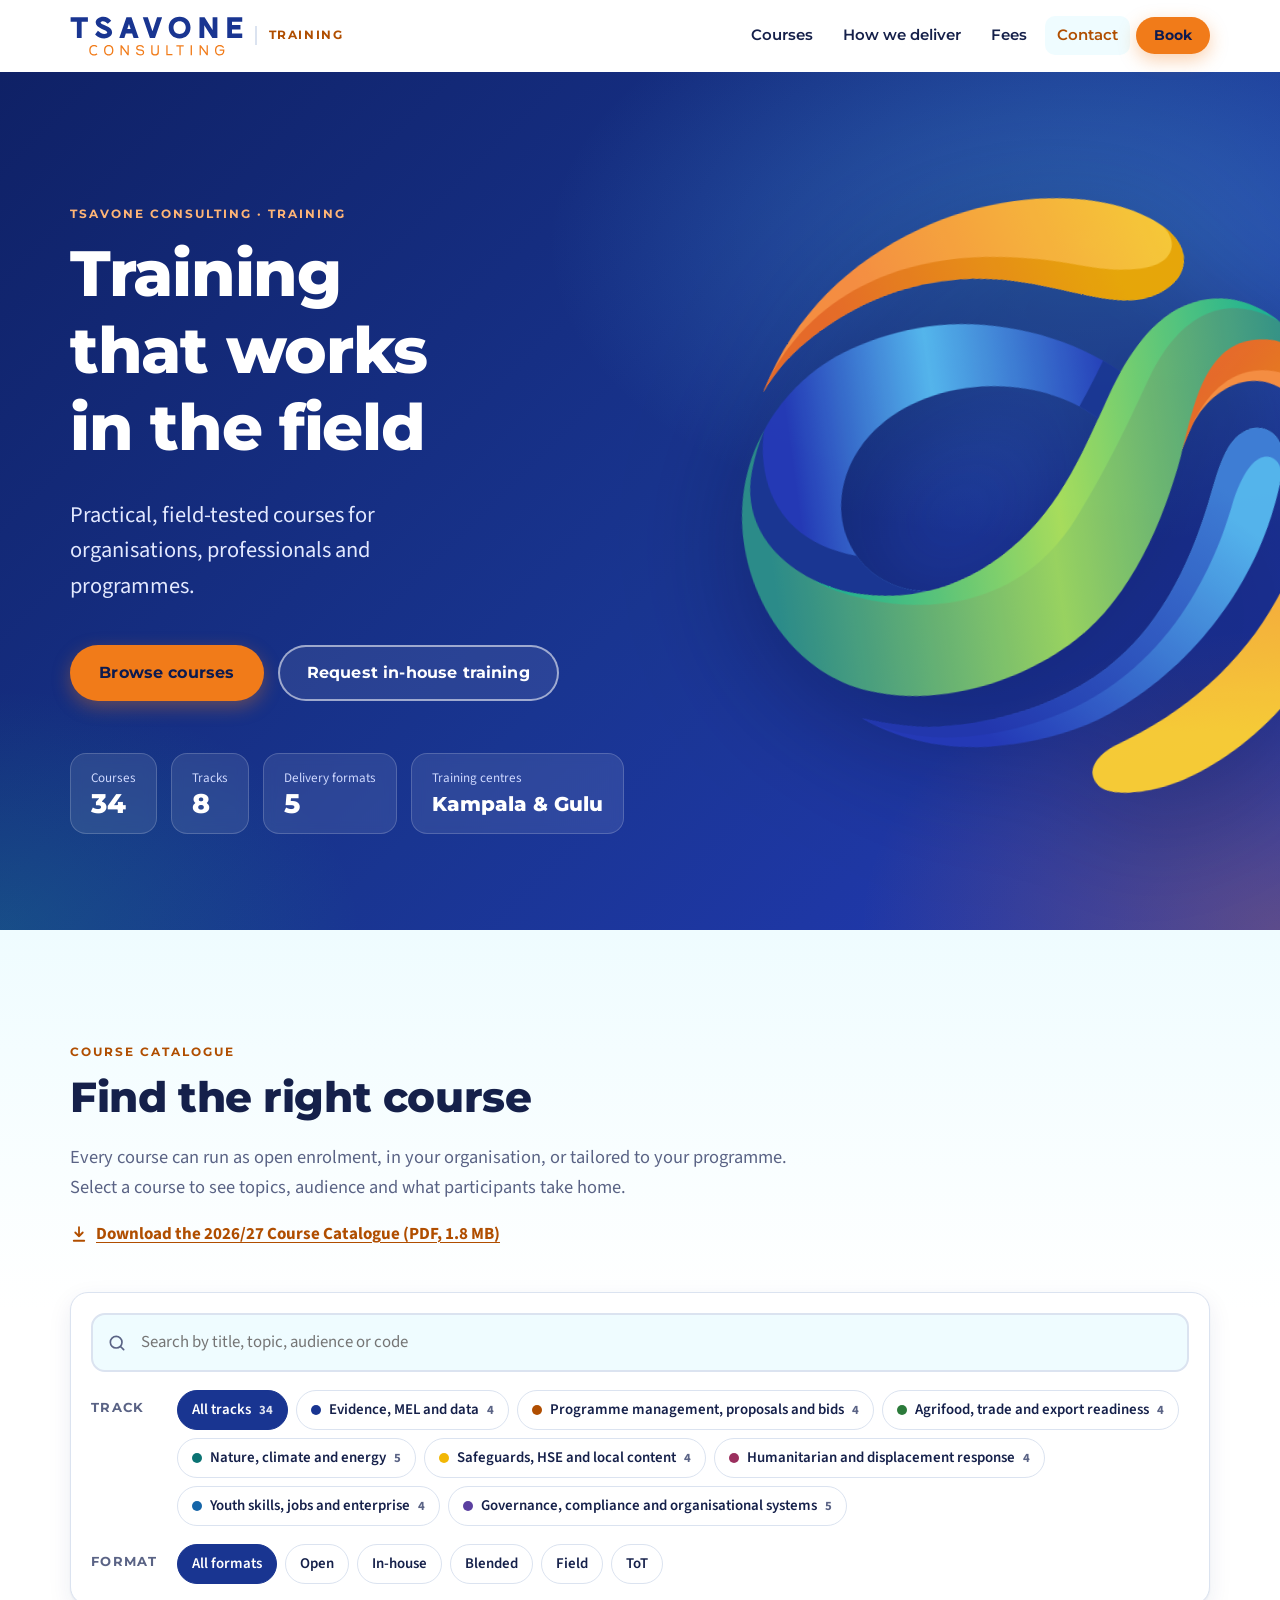
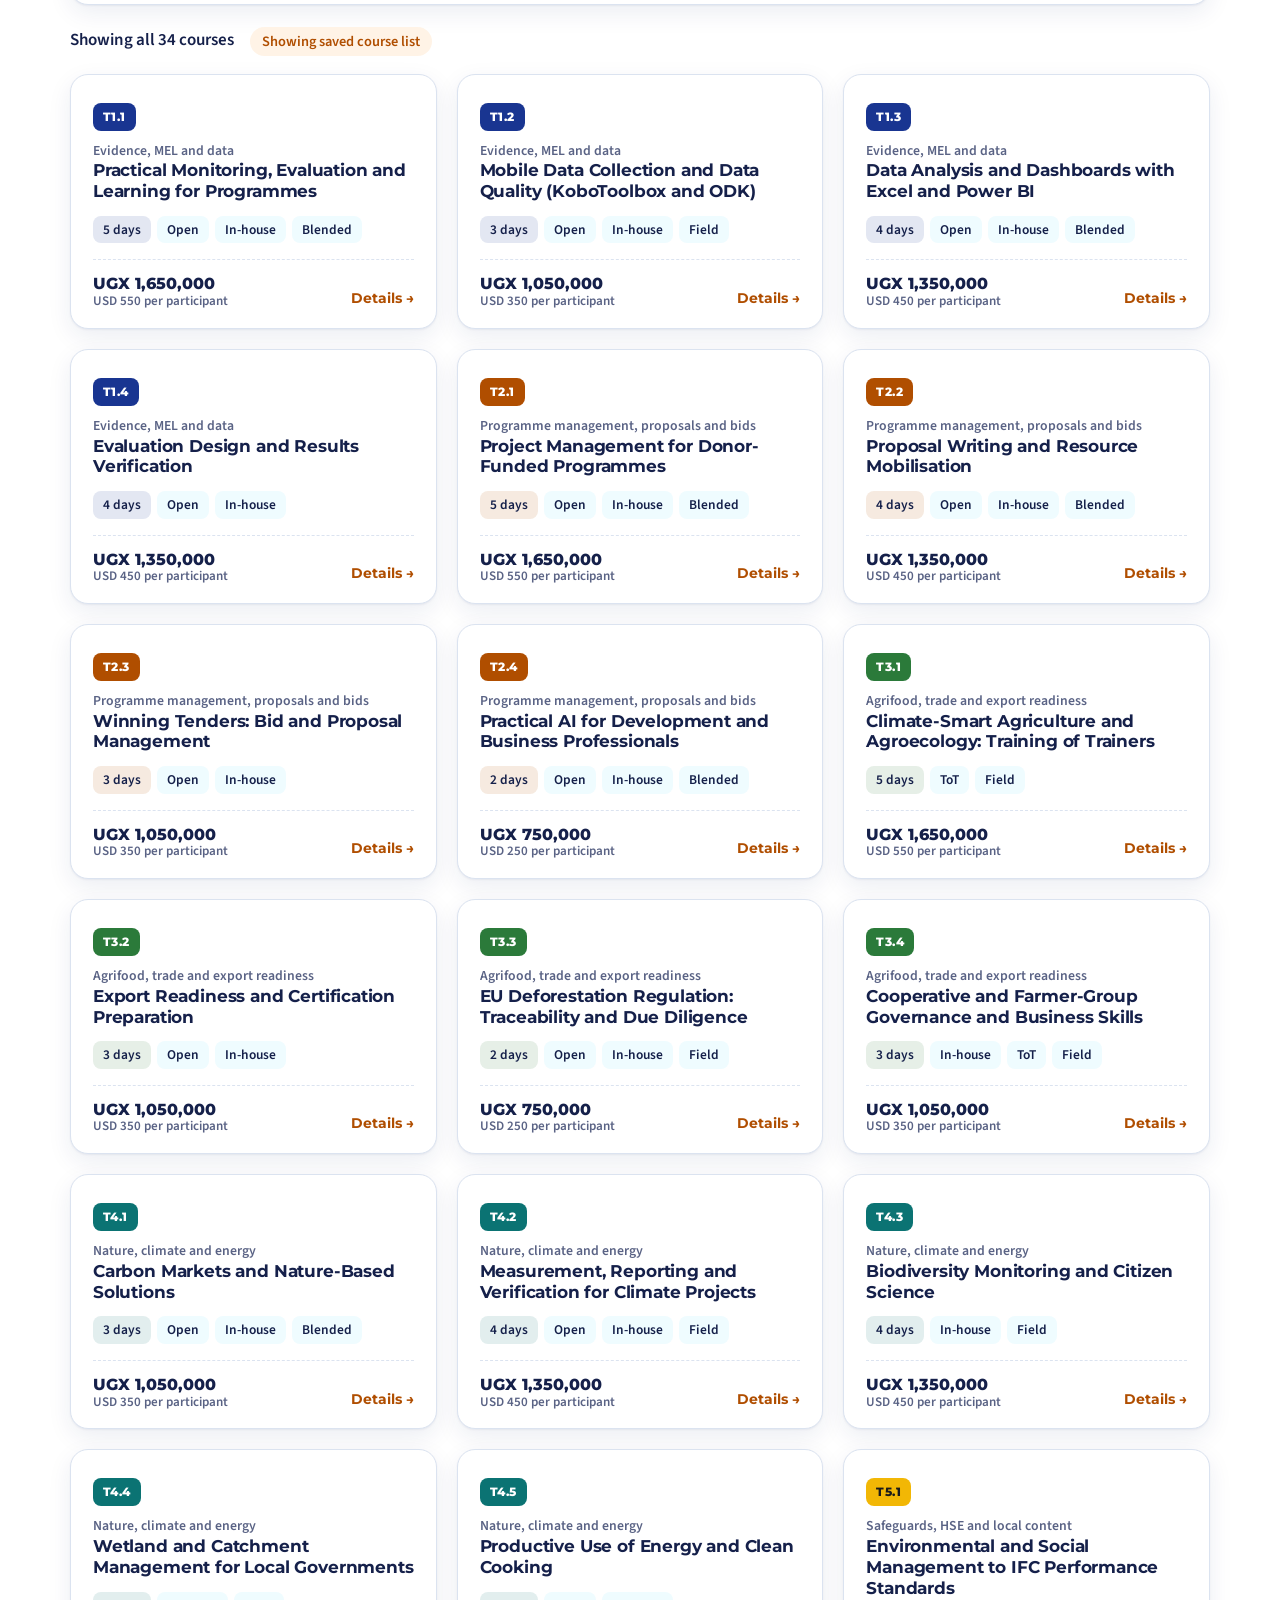
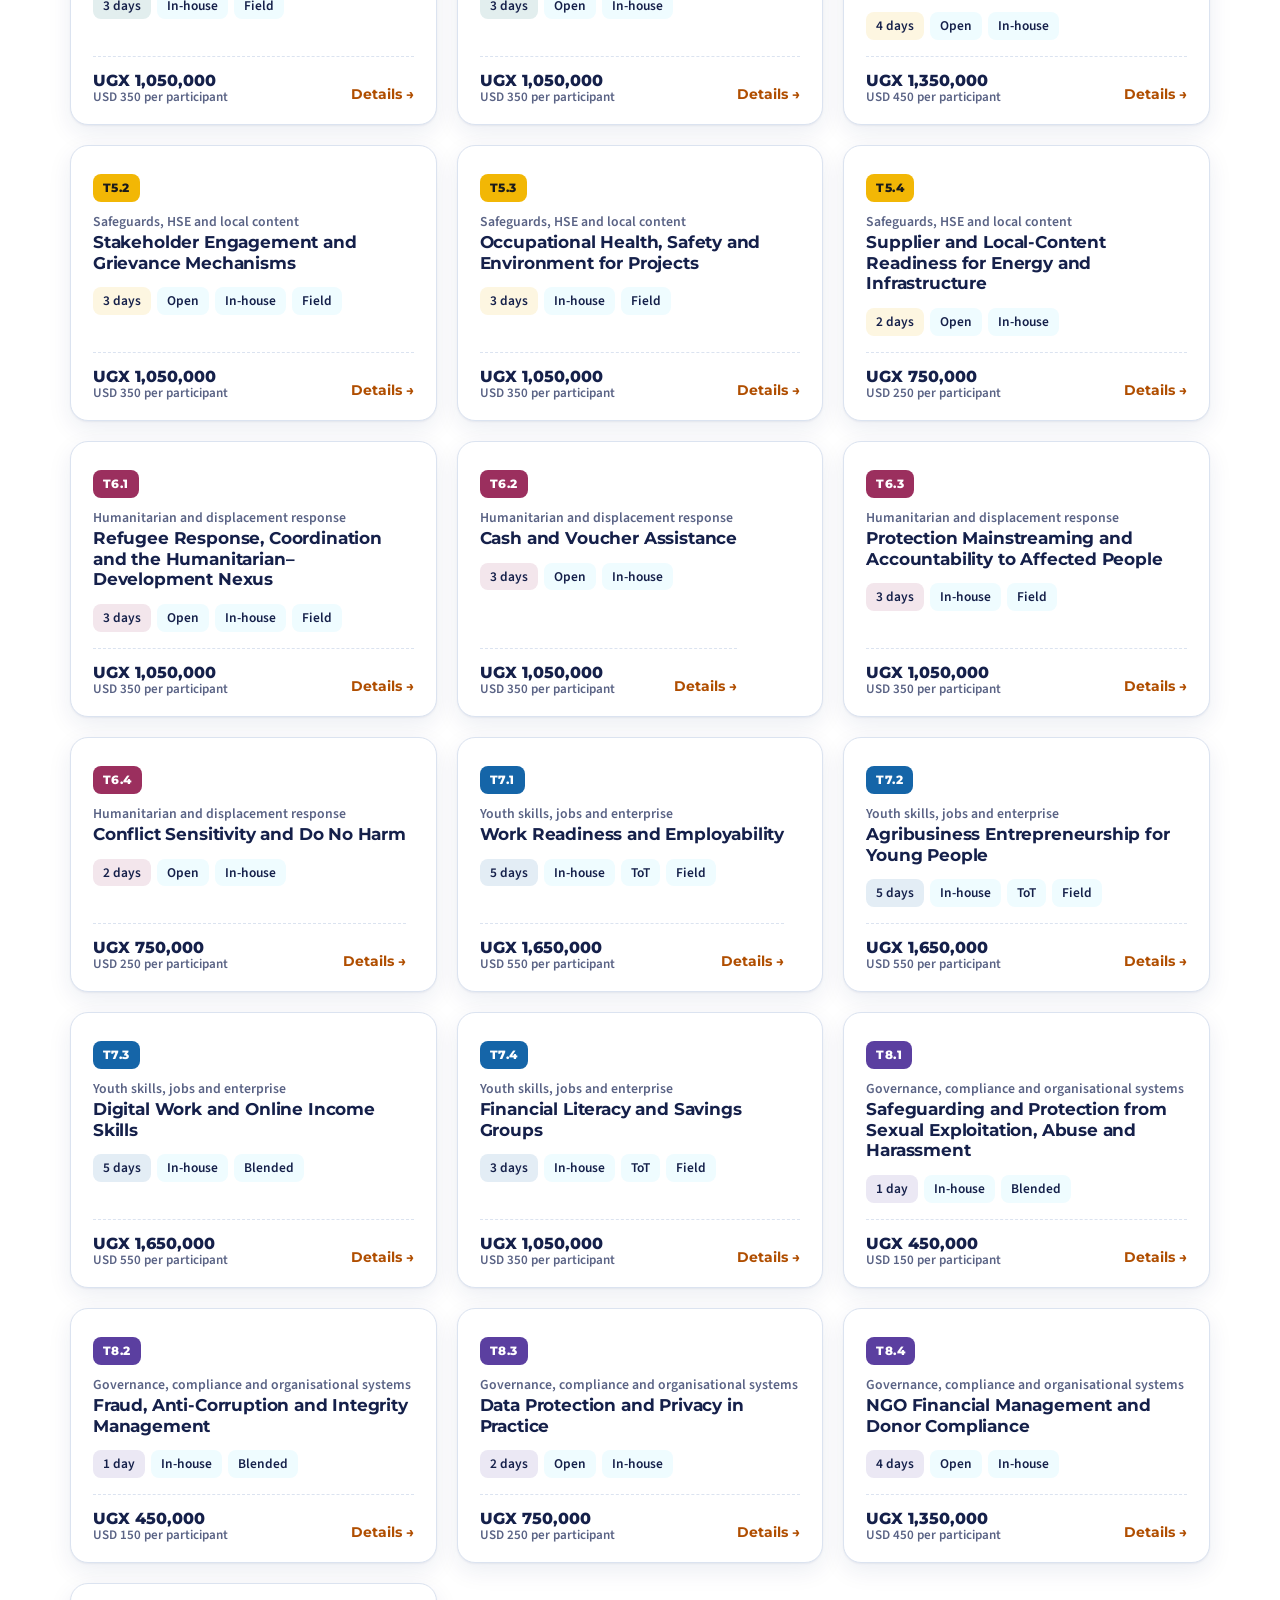
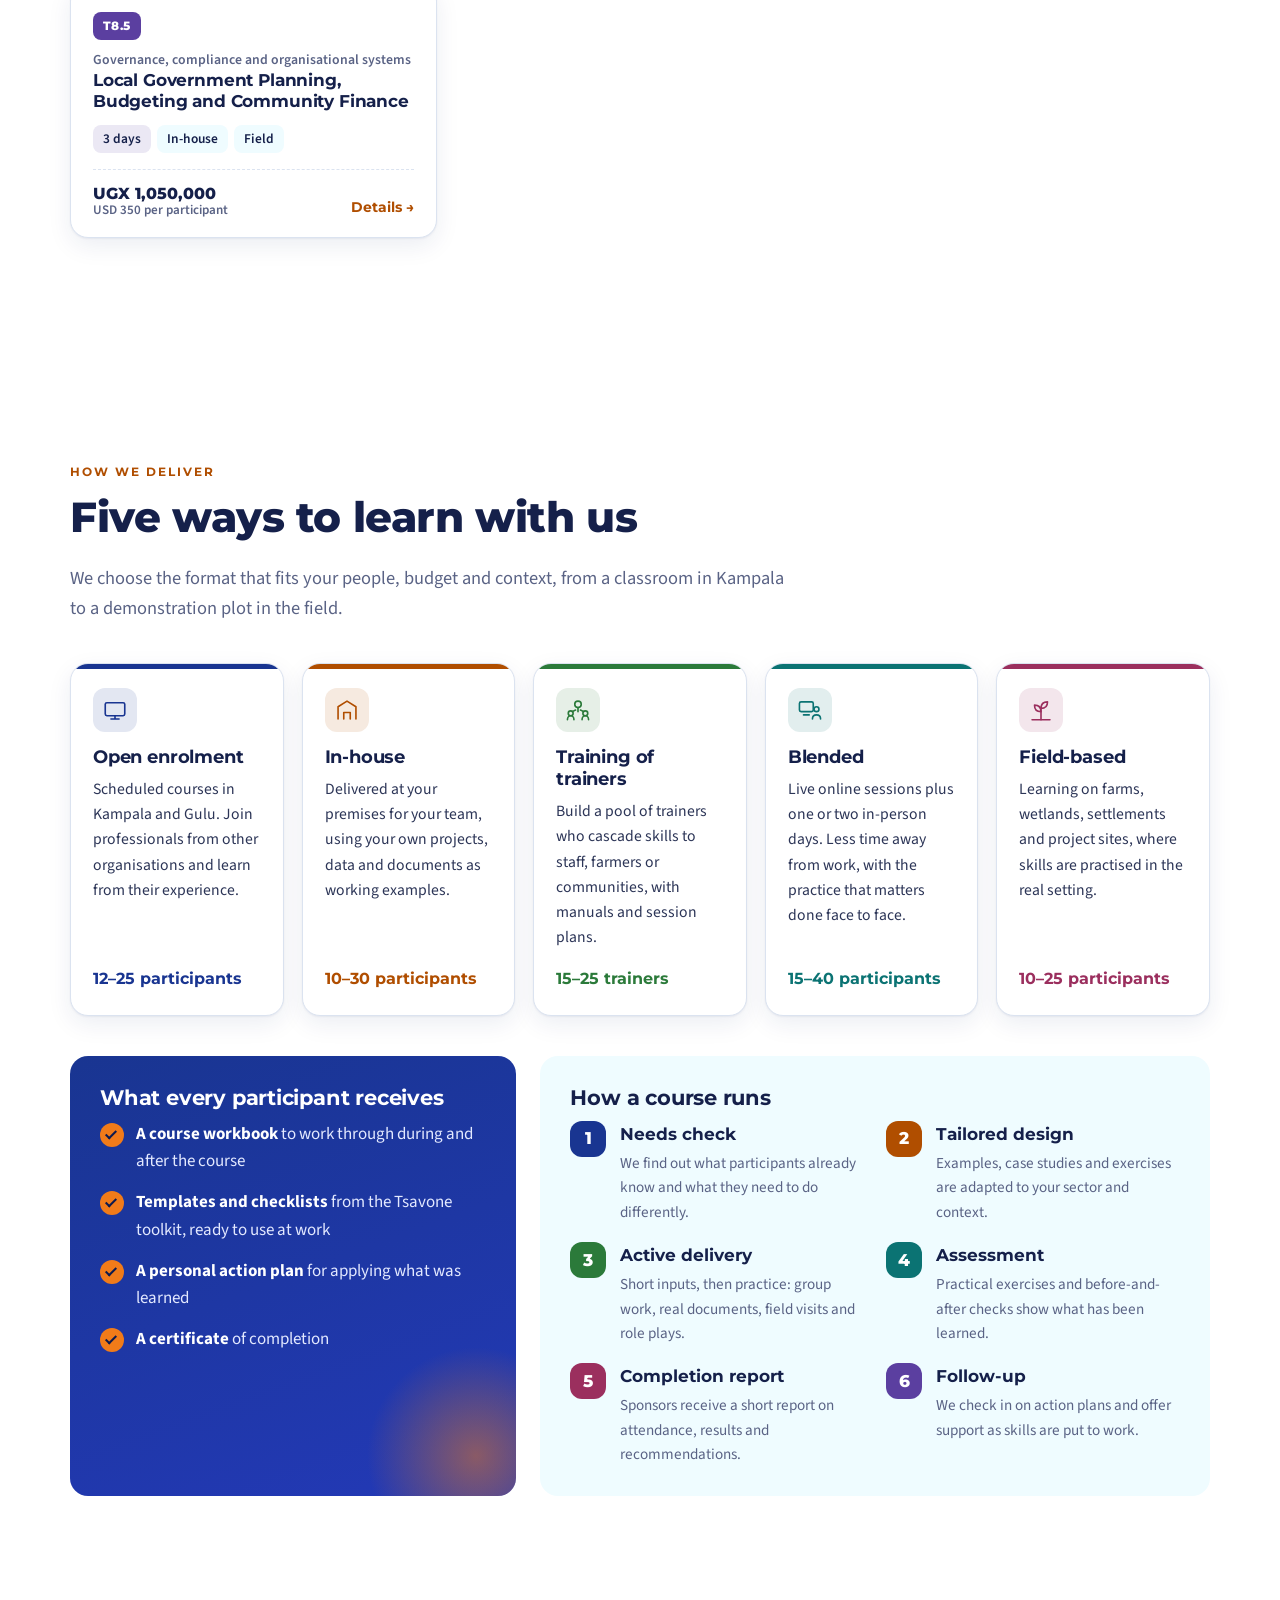
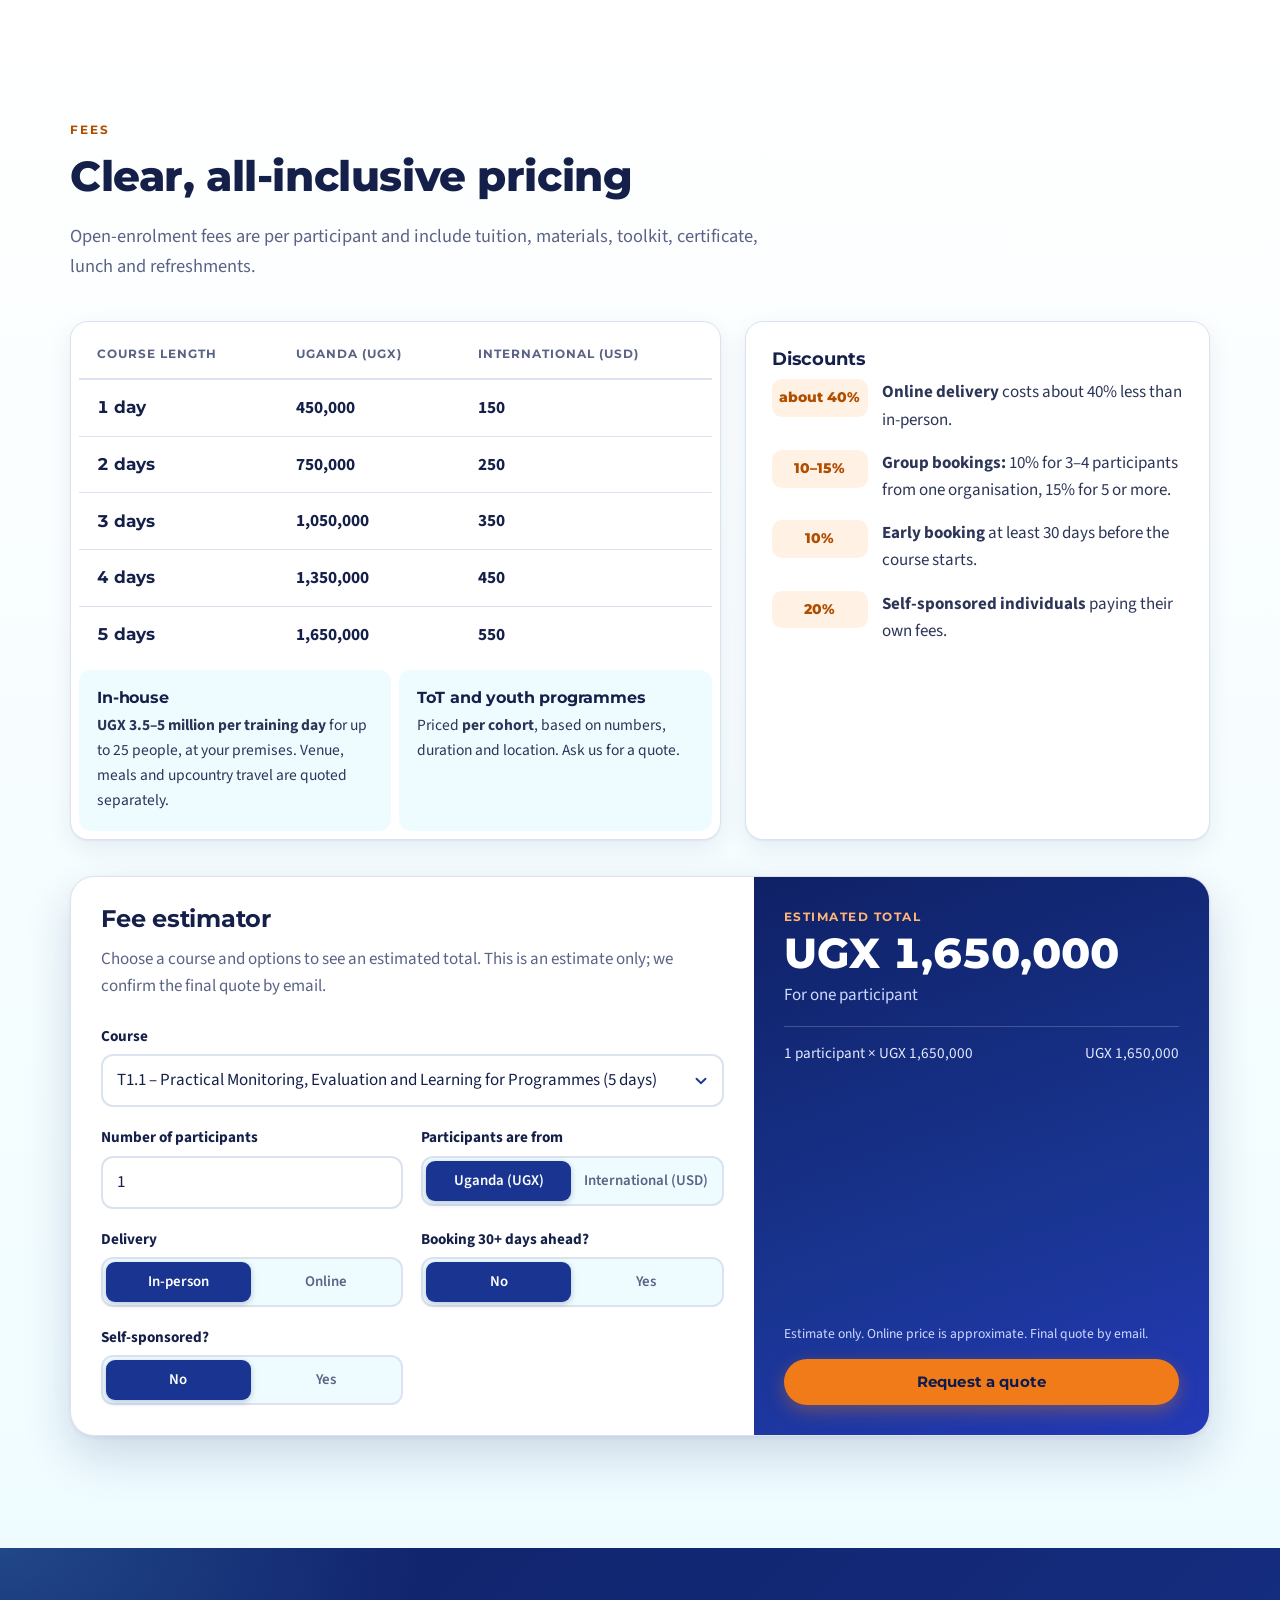
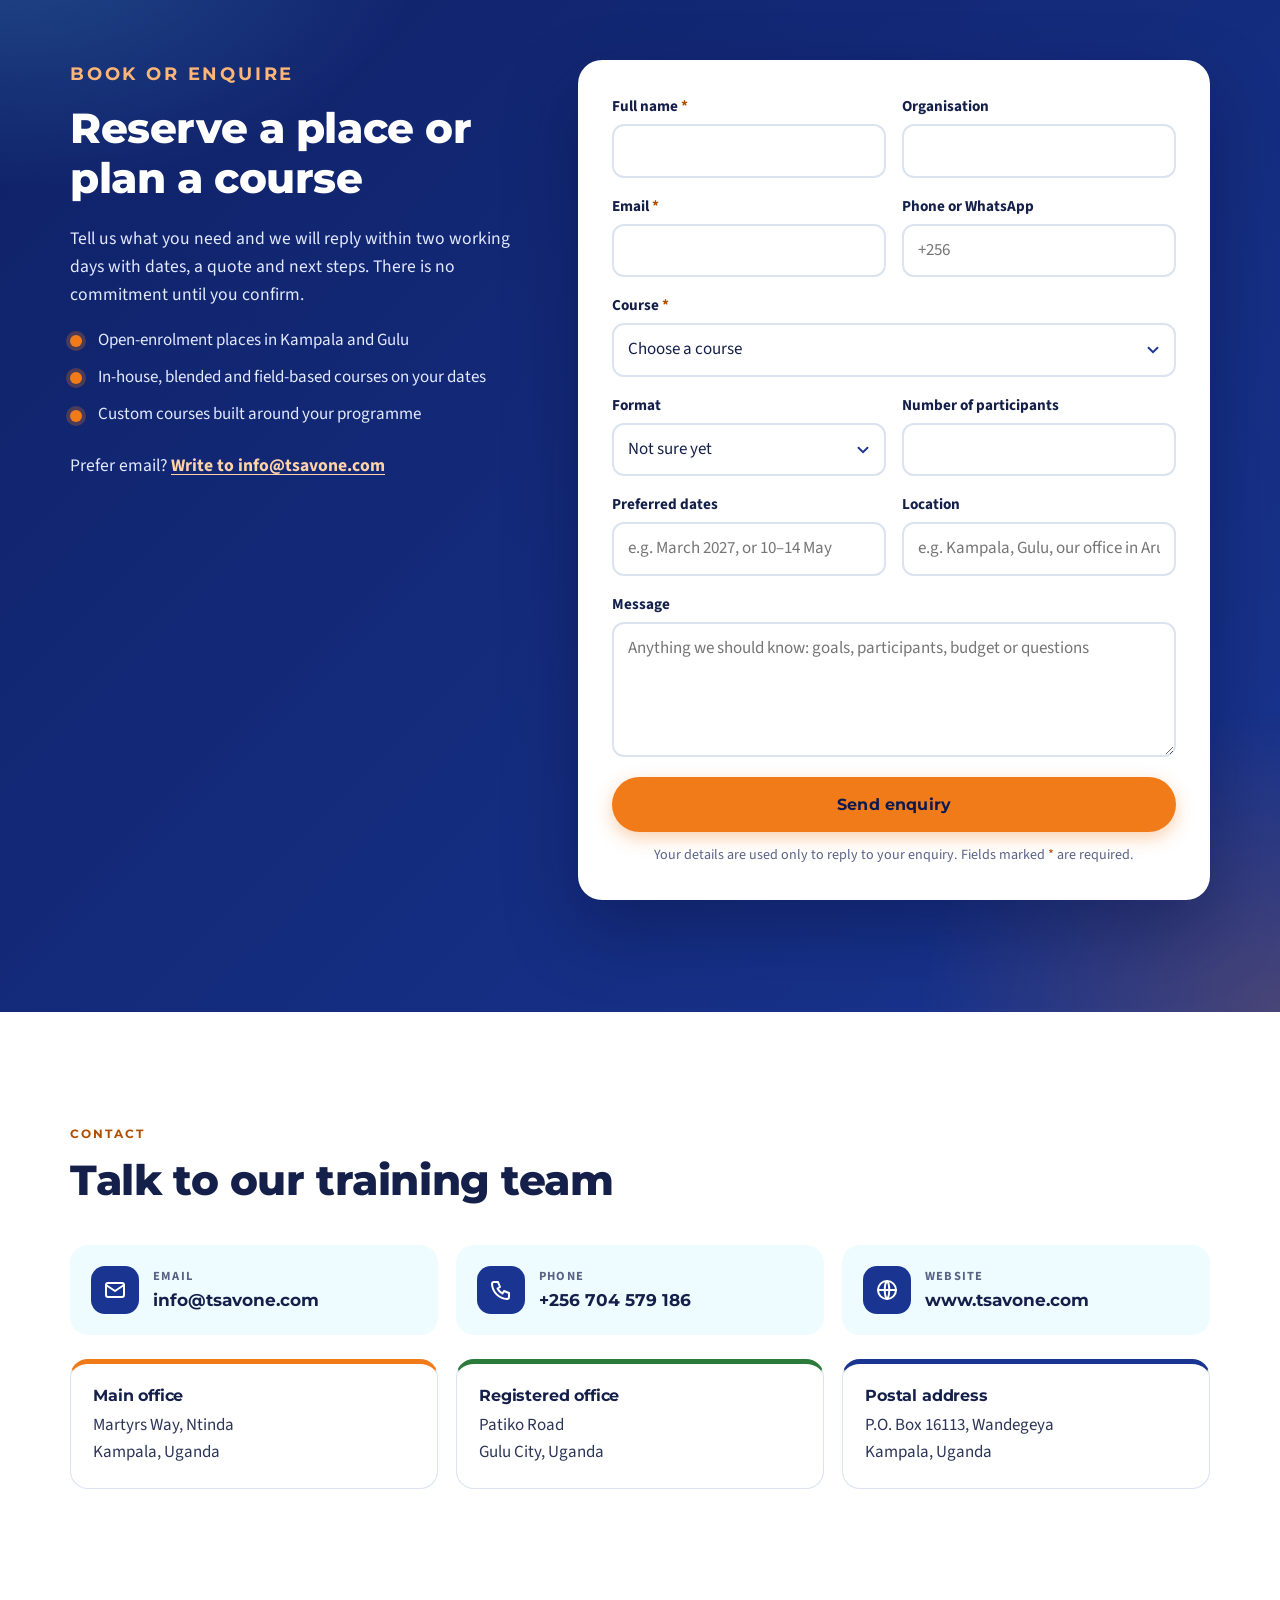
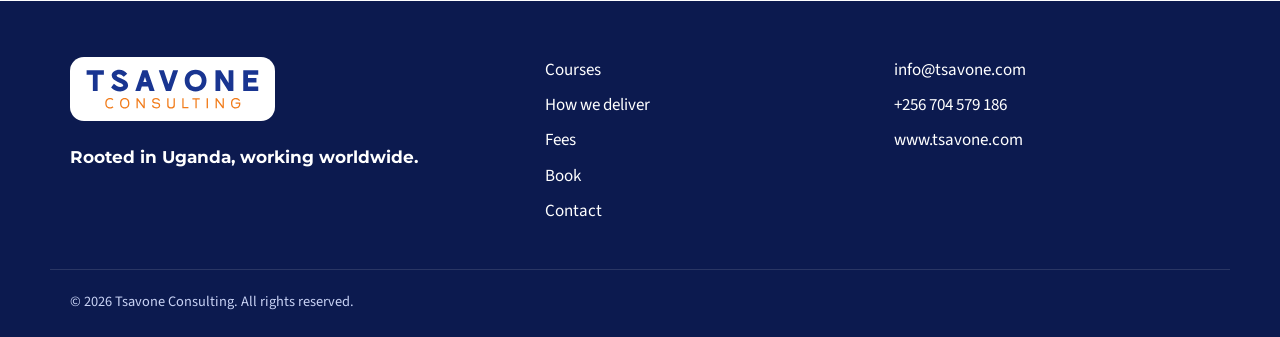
<file: training/index.html>
<!doctype html>
<html lang="en-GB">
<head>
<meta charset="utf-8">
<meta name="viewport" content="width=device-width, initial-scale=1">
<title>Tsavone Training | Practical, field-tested courses in Uganda</title>
<meta name="description" content="Practical, field-tested training from Tsavone Consulting, Kampala: MEL and data, proposals and bids, agrifood and export, climate and energy, safeguards, humanitarian response, youth skills and governance. Open, in-house, blended, field-based and training of trainers.">
<meta name="theme-color" content="#193591">
<link rel="canonical" href="https://www.tsavone.com/training/">

<!-- Social sharing -->
<meta property="og:type" content="website">
<meta property="og:site_name" content="Tsavone Consulting">
<meta property="og:title" content="Tsavone Training: training that works in the field">
<meta property="og:description" content="Practical, field-tested courses for organisations, professionals and programmes. Kampala, Gulu, in-house, online and on site.">
<meta property="og:url" content="https://www.tsavone.com/training/">
<meta property="og:image" content="https://www.tsavone.com/training/assets/og-image.jpg">
<meta property="og:image:width" content="1200">
<meta property="og:image:height" content="630">
<meta property="og:locale" content="en_GB">
<meta name="twitter:card" content="summary_large_image">
<meta name="twitter:title" content="Tsavone Training: training that works in the field">
<meta name="twitter:description" content="Practical, field-tested courses for organisations, professionals and programmes.">
<meta name="twitter:image" content="https://www.tsavone.com/training/assets/og-image.jpg">

<link rel="icon" href="assets/tsavone-icon.svg" type="image/svg+xml">
<link rel="icon" href="assets/favicon-32.png" sizes="32x32" type="image/png">
<link rel="apple-touch-icon" href="assets/apple-touch-icon.png">

<link rel="preconnect" href="https://fonts.googleapis.com">
<link rel="preconnect" href="https://fonts.gstatic.com" crossorigin>
<link rel="preconnect" href="https://docs.google.com" crossorigin>
<link rel="stylesheet" href="https://fonts.googleapis.com/css2?family=Montserrat:wght@600;700;800&family=Source+Sans+3:wght@400;600;700&display=swap">
<link rel="stylesheet" href="css/styles.css">
<script src="js/app.js" defer></script>

<script type="application/ld+json">
{
  "@context": "https://schema.org",
  "@type": "Organization",
  "name": "Tsavone Consulting",
  "url": "https://www.tsavone.com",
  "logo": "https://www.tsavone.com/training/assets/tsavone-logo-stacked.svg",
  "email": "info@tsavone.com",
  "telephone": "+256704579186",
  "slogan": "Rooted in Uganda, working worldwide.",
  "address": [
    {"@type": "PostalAddress", "streetAddress": "Martyrs Way, Ntinda", "addressLocality": "Kampala", "addressCountry": "UG"},
    {"@type": "PostalAddress", "streetAddress": "Patiko Road", "addressLocality": "Gulu City", "addressCountry": "UG"},
    {"@type": "PostalAddress", "postOfficeBoxNumber": "16113", "addressLocality": "Wandegeya, Kampala", "addressCountry": "UG"}
  ]
}
</script>
<!-- Course list for search engines. Filled from the saved list and refreshed from the live sheet by js/app.js -->
<script type="application/ld+json" id="course-schema">{"@context":"https://schema.org","@type":"ItemList","itemListElement":[{"@type":"ListItem","position":1,"item":{"@type":"Course","name":"Practical Monitoring, Evaluation and Learning for Programmes","courseCode":"T1.1","description":"For m&E officers, programme staff and managers. Covers: Theories of change, results frameworks and logframes; SMART indicators, baselines, targets and reference sheets; MEL plans, data quality checks and learning reviews; Adaptive management: turning data into decisions.","url":"https://www.tsavone.com/training/#course-T1.1","provider":{"@type":"Organization","name":"Tsavone Consulting","sameAs":"https://www.tsavone.com"},"about":"Evidence, MEL and data","inLanguage":"en","offers":[{"@type":"Offer","category":"Paid","price":1650000,"priceCurrency":"UGX"},{"@type":"Offer","category":"Paid","price":550,"priceCurrency":"USD"}],"hasCourseInstance":{"@type":"CourseInstance","courseMode":["Onsite","Blended"],"courseWorkload":"P5D","location":"Kampala, Uganda"}}},{"@type":"ListItem","position":2,"item":{"@type":"Course","name":"Mobile Data Collection and Data Quality (KoboToolbox and ODK)","courseCode":"T1.2","description":"For data officers, researchers and survey teams. Covers: XLSForms in KoboToolbox and ODK: skip logic and constraints; Deploying forms, managing devices and offline collection; Enumerator training, field supervision and back-checks; Cleaning, exporting and securing data lawfully.","url":"https://www.tsavone.com/training/#course-T1.2","provider":{"@type":"Organization","name":"Tsavone Consulting","sameAs":"https://www.tsavone.com"},"about":"Evidence, MEL and data","inLanguage":"en","offers":[{"@type":"Offer","category":"Paid","price":1050000,"priceCurrency":"UGX"},{"@type":"Offer","category":"Paid","price":350,"priceCurrency":"USD"}],"hasCourseInstance":{"@type":"CourseInstance","courseMode":["Onsite"],"courseWorkload":"P3D","location":"Kampala, Uganda"}}},{"@type":"ListItem","position":3,"item":{"@type":"Course","name":"Data Analysis and Dashboards with Excel and Power BI","courseCode":"T1.3","description":"For staff who turn data into reports and dashboards. Covers: Cleaning and structuring data; pivot tables and lookups; Descriptive statistics and disaggregation by sex, age and place; Building interactive dashboards in Power BI; Presenting findings clearly to managers and donors.","url":"https://www.tsavone.com/training/#course-T1.3","provider":{"@type":"Organization","name":"Tsavone Consulting","sameAs":"https://www.tsavone.com"},"about":"Evidence, MEL and data","inLanguage":"en","offers":[{"@type":"Offer","category":"Paid","price":1350000,"priceCurrency":"UGX"},{"@type":"Offer","category":"Paid","price":450,"priceCurrency":"USD"}],"hasCourseInstance":{"@type":"CourseInstance","courseMode":["Onsite","Blended"],"courseWorkload":"P4D","location":"Kampala, Uganda"}}},{"@type":"ListItem","position":4,"item":{"@type":"Course","name":"Evaluation Design and Results Verification","courseCode":"T1.4","description":"For teams commissioning or conducting evaluations. Covers: Evaluation criteria, questions and evaluation matrices; Designs: baseline–endline, comparison groups, contribution analysis; Independent verification for results-based financing; Terms of reference, inception and evaluation reports.","url":"https://www.tsavone.com/training/#course-T1.4","provider":{"@type":"Organization","name":"Tsavone Consulting","sameAs":"https://www.tsavone.com"},"about":"Evidence, MEL and data","inLanguage":"en","offers":[{"@type":"Offer","category":"Paid","price":1350000,"priceCurrency":"UGX"},{"@type":"Offer","category":"Paid","price":450,"priceCurrency":"USD"}],"hasCourseInstance":{"@type":"CourseInstance","courseMode":["Onsite"],"courseWorkload":"P4D","location":"Kampala, Uganda"}}},{"@type":"ListItem","position":5,"item":{"@type":"Course","name":"Project Management for Donor-Funded Programmes","courseCode":"T2.1","description":"For project managers, coordinators and team leads. Covers: The project life cycle from inception to close-out; Work plans, schedules, budgets and burn-rate tracking; Risk, issue and change management; managing partners; Agile and adaptive approaches; donor reporting.","url":"https://www.tsavone.com/training/#course-T2.1","provider":{"@type":"Organization","name":"Tsavone Consulting","sameAs":"https://www.tsavone.com"},"about":"Programme management, proposals and bids","inLanguage":"en","offers":[{"@type":"Offer","category":"Paid","price":1650000,"priceCurrency":"UGX"},{"@type":"Offer","category":"Paid","price":550,"priceCurrency":"USD"}],"hasCourseInstance":{"@type":"CourseInstance","courseMode":["Onsite","Blended"],"courseWorkload":"P5D","location":"Kampala, Uganda"}}},{"@type":"ListItem","position":6,"item":{"@type":"Course","name":"Proposal Writing and Resource Mobilisation","courseCode":"T2.2","description":"For nGO, CBO and enterprise staff who write proposals. Covers: Reading calls for proposals and scoring criteria; Problem analysis, theory of change and logframe; Compelling narratives and realistic budgets; Formats for EU, UK, Nordic, UN and foundation funders.","url":"https://www.tsavone.com/training/#course-T2.2","provider":{"@type":"Organization","name":"Tsavone Consulting","sameAs":"https://www.tsavone.com"},"about":"Programme management, proposals and bids","inLanguage":"en","offers":[{"@type":"Offer","category":"Paid","price":1350000,"priceCurrency":"UGX"},{"@type":"Offer","category":"Paid","price":450,"priceCurrency":"USD"}],"hasCourseInstance":{"@type":"CourseInstance","courseMode":["Onsite","Blended"],"courseWorkload":"P4D","location":"Kampala, Uganda"}}},{"@type":"ListItem","position":7,"item":{"@type":"Course","name":"Winning Tenders: Bid and Proposal Management","courseCode":"T2.3","description":"For companies, SMEs and consultants bidding for contracts. Covers: Public procurement in Uganda: PPDA rules and evaluation; NGO and donor procurement: prequalification, RFQs and RFPs; Compliance documents and proposals that score highly; Pricing, bid security and avoiding disqualification.","url":"https://www.tsavone.com/training/#course-T2.3","provider":{"@type":"Organization","name":"Tsavone Consulting","sameAs":"https://www.tsavone.com"},"about":"Programme management, proposals and bids","inLanguage":"en","offers":[{"@type":"Offer","category":"Paid","price":1050000,"priceCurrency":"UGX"},{"@type":"Offer","category":"Paid","price":350,"priceCurrency":"USD"}],"hasCourseInstance":{"@type":"CourseInstance","courseMode":["Onsite"],"courseWorkload":"P3D","location":"Kampala, Uganda"}}},{"@type":"ListItem","position":8,"item":{"@type":"Course","name":"Practical AI for Development and Business Professionals","courseCode":"T2.4","description":"For professionals who want to use AI tools safely. Covers: What today's AI tools can and cannot do; Prompts for research, reports, proposals and analysis; Checking output for accuracy, bias and invented sources; Confidentiality, data protection and responsible-use policies.","url":"https://www.tsavone.com/training/#course-T2.4","provider":{"@type":"Organization","name":"Tsavone Consulting","sameAs":"https://www.tsavone.com"},"about":"Programme management, proposals and bids","inLanguage":"en","offers":[{"@type":"Offer","category":"Paid","price":750000,"priceCurrency":"UGX"},{"@type":"Offer","category":"Paid","price":250,"priceCurrency":"USD"}],"hasCourseInstance":{"@type":"CourseInstance","courseMode":["Onsite","Blended"],"courseWorkload":"P2D","location":"Kampala, Uganda"}}},{"@type":"ListItem","position":9,"item":{"@type":"Course","name":"Climate-Smart Agriculture and Agroecology: Training of Trainers","courseCode":"T3.1","description":"For extension workers, field staff and lead farmers. Covers: Climate risks to Uganda's main farming systems; Soil and water conservation, agroforestry and soil fertility; Agroecological pest management and resilient seed; Farmer field schools, demonstration plots and adoption tracking.","url":"https://www.tsavone.com/training/#course-T3.1","provider":{"@type":"Organization","name":"Tsavone Consulting","sameAs":"https://www.tsavone.com"},"about":"Agrifood, trade and export readiness","inLanguage":"en","offers":[{"@type":"Offer","category":"Paid","price":1650000,"priceCurrency":"UGX"},{"@type":"Offer","category":"Paid","price":550,"priceCurrency":"USD"}],"hasCourseInstance":{"@type":"CourseInstance","courseMode":["Onsite"],"courseWorkload":"P5D","location":"Kampala, Uganda"}}},{"@type":"ListItem","position":10,"item":{"@type":"Course","name":"Export Readiness and Certification Preparation","courseCode":"T3.2","description":"For agribusinesses, cooperatives and SMEs preparing to export. Covers: Buyer requirements in EU, Middle East and regional markets; Product quality, standards and food safety basics; Preparing for organic, Fairtrade and Rainforest Alliance; Export documents, logistics, pricing and traceability.","url":"https://www.tsavone.com/training/#course-T3.2","provider":{"@type":"Organization","name":"Tsavone Consulting","sameAs":"https://www.tsavone.com"},"about":"Agrifood, trade and export readiness","inLanguage":"en","offers":[{"@type":"Offer","category":"Paid","price":1050000,"priceCurrency":"UGX"},{"@type":"Offer","category":"Paid","price":350,"priceCurrency":"USD"}],"hasCourseInstance":{"@type":"CourseInstance","courseMode":["Onsite"],"courseWorkload":"P3D","location":"Kampala, Uganda"}}},{"@type":"ListItem","position":11,"item":{"@type":"Course","name":"EU Deforestation Regulation: Traceability and Due Diligence","courseCode":"T3.3","description":"For coffee and cocoa exporters, cooperatives and traders. Covers: What the regulation requires of operators and suppliers; Farm mapping and geolocation data collection; Linking farms to lots: traceability systems and records; Risk assessment, due diligence statements and audits.","url":"https://www.tsavone.com/training/#course-T3.3","provider":{"@type":"Organization","name":"Tsavone Consulting","sameAs":"https://www.tsavone.com"},"about":"Agrifood, trade and export readiness","inLanguage":"en","offers":[{"@type":"Offer","category":"Paid","price":750000,"priceCurrency":"UGX"},{"@type":"Offer","category":"Paid","price":250,"priceCurrency":"USD"}],"hasCourseInstance":{"@type":"CourseInstance","courseMode":["Onsite"],"courseWorkload":"P2D","location":"Kampala, Uganda"}}},{"@type":"ListItem","position":12,"item":{"@type":"Course","name":"Cooperative and Farmer-Group Governance and Business Skills","courseCode":"T3.4","description":"For cooperative boards, managers and group leaders. Covers: Governance roles, by-laws and accountable leadership; Record keeping, financial management and member services; Collective marketing, contracts and negotiating with buyers; Business planning and access to finance.","url":"https://www.tsavone.com/training/#course-T3.4","provider":{"@type":"Organization","name":"Tsavone Consulting","sameAs":"https://www.tsavone.com"},"about":"Agrifood, trade and export readiness","inLanguage":"en","offers":[{"@type":"Offer","category":"Paid","price":1050000,"priceCurrency":"UGX"},{"@type":"Offer","category":"Paid","price":350,"priceCurrency":"USD"}],"hasCourseInstance":{"@type":"CourseInstance","courseMode":["Onsite"],"courseWorkload":"P3D","location":"Kampala, Uganda"}}},{"@type":"ListItem","position":13,"item":{"@type":"Course","name":"Carbon Markets and Nature-Based Solutions","courseCode":"T4.1","description":"For project developers, NGOs, landowners and investors. Covers: How compliance and voluntary carbon markets work; Forestry, agroforestry, soil, wetland and cooking projects; Community consent, benefit sharing and feasibility.","url":"https://www.tsavone.com/training/#course-T4.1","provider":{"@type":"Organization","name":"Tsavone Consulting","sameAs":"https://www.tsavone.com"},"about":"Nature, climate and energy","inLanguage":"en","offers":[{"@type":"Offer","category":"Paid","price":1050000,"priceCurrency":"UGX"},{"@type":"Offer","category":"Paid","price":350,"priceCurrency":"USD"}],"hasCourseInstance":{"@type":"CourseInstance","courseMode":["Onsite","Blended"],"courseWorkload":"P3D","location":"Kampala, Uganda"}}},{"@type":"ListItem","position":14,"item":{"@type":"Course","name":"Measurement, Reporting and Verification for Climate Projects","courseCode":"T4.2","description":"For technical staff responsible for climate data. Covers: Field sampling for biomass, soil and land-use change; Remote sensing and GIS basics for monitoring; Data quality control, audit trails and verification.","url":"https://www.tsavone.com/training/#course-T4.2","provider":{"@type":"Organization","name":"Tsavone Consulting","sameAs":"https://www.tsavone.com"},"about":"Nature, climate and energy","inLanguage":"en","offers":[{"@type":"Offer","category":"Paid","price":1350000,"priceCurrency":"UGX"},{"@type":"Offer","category":"Paid","price":450,"priceCurrency":"USD"}],"hasCourseInstance":{"@type":"CourseInstance","courseMode":["Onsite"],"courseWorkload":"P4D","location":"Kampala, Uganda"}}},{"@type":"ListItem","position":15,"item":{"@type":"Course","name":"Biodiversity Monitoring and Citizen Science","courseCode":"T4.3","description":"For conservation staff, wildlife officers and community monitors. Covers: Survey methods for birds, mammals, vegetation and habitats; Community and citizen science monitoring; Data apps, species records and turning results into action.","url":"https://www.tsavone.com/training/#course-T4.3","provider":{"@type":"Organization","name":"Tsavone Consulting","sameAs":"https://www.tsavone.com"},"about":"Nature, climate and energy","inLanguage":"en","offers":[{"@type":"Offer","category":"Paid","price":1350000,"priceCurrency":"UGX"},{"@type":"Offer","category":"Paid","price":450,"priceCurrency":"USD"}],"hasCourseInstance":{"@type":"CourseInstance","courseMode":["Onsite"],"courseWorkload":"P4D","location":"Kampala, Uganda"}}},{"@type":"ListItem","position":16,"item":{"@type":"Course","name":"Wetland and Catchment Management for Local Governments","courseCode":"T4.4","description":"For district environment, production and planning officers. Covers: Wetland functions, values, threats and the legal framework; Participatory mapping and catchment management planning; Restoration, livelihoods and district plans and budgets.","url":"https://www.tsavone.com/training/#course-T4.4","provider":{"@type":"Organization","name":"Tsavone Consulting","sameAs":"https://www.tsavone.com"},"about":"Nature, climate and energy","inLanguage":"en","offers":[{"@type":"Offer","category":"Paid","price":1050000,"priceCurrency":"UGX"},{"@type":"Offer","category":"Paid","price":350,"priceCurrency":"USD"}],"hasCourseInstance":{"@type":"CourseInstance","courseMode":["Onsite"],"courseWorkload":"P3D","location":"Kampala, Uganda"}}},{"@type":"ListItem","position":17,"item":{"@type":"Course","name":"Productive Use of Energy and Clean Cooking","courseCode":"T4.5","description":"For energy companies, SACCOs, programmes and enterprises. Covers: Solar pumping, milling, cooling and drying technologies; Clean cooking options and market barriers; Business models, consumer finance and energy audits.","url":"https://www.tsavone.com/training/#course-T4.5","provider":{"@type":"Organization","name":"Tsavone Consulting","sameAs":"https://www.tsavone.com"},"about":"Nature, climate and energy","inLanguage":"en","offers":[{"@type":"Offer","category":"Paid","price":1050000,"priceCurrency":"UGX"},{"@type":"Offer","category":"Paid","price":350,"priceCurrency":"USD"}],"hasCourseInstance":{"@type":"CourseInstance","courseMode":["Onsite"],"courseWorkload":"P3D","location":"Kampala, Uganda"}}},{"@type":"ListItem","position":18,"item":{"@type":"Course","name":"Environmental and Social Management to IFC Performance Standards","courseCode":"T5.1","description":"For e&S officers, project managers and contractors. Covers: IFC Performance Standards and Uganda's environmental law; Impact assessment and E&S management plans; Land acquisition, resettlement and livelihood restoration; Monitoring, reporting and lender audits.","url":"https://www.tsavone.com/training/#course-T5.1","provider":{"@type":"Organization","name":"Tsavone Consulting","sameAs":"https://www.tsavone.com"},"about":"Safeguards, HSE and local content","inLanguage":"en","offers":[{"@type":"Offer","category":"Paid","price":1350000,"priceCurrency":"UGX"},{"@type":"Offer","category":"Paid","price":450,"priceCurrency":"USD"}],"hasCourseInstance":{"@type":"CourseInstance","courseMode":["Onsite"],"courseWorkload":"P4D","location":"Kampala, Uganda"}}},{"@type":"ListItem","position":19,"item":{"@type":"Course","name":"Stakeholder Engagement and Grievance Mechanisms","courseCode":"T5.2","description":"For community liaison and social safeguards staff. Covers: Stakeholder mapping and engagement planning; Meaningful consultation and free, prior and informed consent; Designing and running a grievance mechanism that works; Handling sensitive complaints, including gender-based violence.","url":"https://www.tsavone.com/training/#course-T5.2","provider":{"@type":"Organization","name":"Tsavone Consulting","sameAs":"https://www.tsavone.com"},"about":"Safeguards, HSE and local content","inLanguage":"en","offers":[{"@type":"Offer","category":"Paid","price":1050000,"priceCurrency":"UGX"},{"@type":"Offer","category":"Paid","price":350,"priceCurrency":"USD"}],"hasCourseInstance":{"@type":"CourseInstance","courseMode":["Onsite"],"courseWorkload":"P3D","location":"Kampala, Uganda"}}},{"@type":"ListItem","position":20,"item":{"@type":"Course","name":"Occupational Health, Safety and Environment for Projects","courseCode":"T5.3","description":"For supervisors, site staff and HSE focal persons. Covers: Uganda's occupational safety and health law; Hazard identification, risk assessment and permits to work; Incident reporting, investigation and emergency response; Site controls for waste, spills, dust and noise.","url":"https://www.tsavone.com/training/#course-T5.3","provider":{"@type":"Organization","name":"Tsavone Consulting","sameAs":"https://www.tsavone.com"},"about":"Safeguards, HSE and local content","inLanguage":"en","offers":[{"@type":"Offer","category":"Paid","price":1050000,"priceCurrency":"UGX"},{"@type":"Offer","category":"Paid","price":350,"priceCurrency":"USD"}],"hasCourseInstance":{"@type":"CourseInstance","courseMode":["Onsite"],"courseWorkload":"P3D","location":"Kampala, Uganda"}}},{"@type":"ListItem","position":21,"item":{"@type":"Course","name":"Supplier and Local-Content Readiness for Energy and Infrastructure","courseCode":"T5.4","description":"For ugandan firms seeking contracts on major projects. Covers: How large projects buy: registration and due diligence; Local content rules and what buyers expect; Quality, HSE and integrity systems buyers check; Capability statements, joint ventures and subcontracting.","url":"https://www.tsavone.com/training/#course-T5.4","provider":{"@type":"Organization","name":"Tsavone Consulting","sameAs":"https://www.tsavone.com"},"about":"Safeguards, HSE and local content","inLanguage":"en","offers":[{"@type":"Offer","category":"Paid","price":750000,"priceCurrency":"UGX"},{"@type":"Offer","category":"Paid","price":250,"priceCurrency":"USD"}],"hasCourseInstance":{"@type":"CourseInstance","courseMode":["Onsite"],"courseWorkload":"P2D","location":"Kampala, Uganda"}}},{"@type":"ListItem","position":22,"item":{"@type":"Course","name":"Refugee Response, Coordination and the Humanitarian–Development Nexus","courseCode":"T6.1","description":"For agency, partner and local government staff. Covers: Uganda's refugee policy and settlement model; Coordination structures and who does what; Needs assessment and response planning; Linking relief to self-reliance and host-community development.","url":"https://www.tsavone.com/training/#course-T6.1","provider":{"@type":"Organization","name":"Tsavone Consulting","sameAs":"https://www.tsavone.com"},"about":"Humanitarian and displacement response","inLanguage":"en","offers":[{"@type":"Offer","category":"Paid","price":1050000,"priceCurrency":"UGX"},{"@type":"Offer","category":"Paid","price":350,"priceCurrency":"USD"}],"hasCourseInstance":{"@type":"CourseInstance","courseMode":["Onsite"],"courseWorkload":"P3D","location":"Kampala, Uganda"}}},{"@type":"ListItem","position":23,"item":{"@type":"Course","name":"Cash and Voucher Assistance","courseCode":"T6.2","description":"For programme, finance and logistics staff. Covers: Market and feasibility analysis: when cash is appropriate; Targeting, registration and setting transfer values; Mobile money, banks and vouchers; fraud and data risks; Post-distribution and market monitoring.","url":"https://www.tsavone.com/training/#course-T6.2","provider":{"@type":"Organization","name":"Tsavone Consulting","sameAs":"https://www.tsavone.com"},"about":"Humanitarian and displacement response","inLanguage":"en","offers":[{"@type":"Offer","category":"Paid","price":1050000,"priceCurrency":"UGX"},{"@type":"Offer","category":"Paid","price":350,"priceCurrency":"USD"}],"hasCourseInstance":{"@type":"CourseInstance","courseMode":["Onsite"],"courseWorkload":"P3D","location":"Kampala, Uganda"}}},{"@type":"ListItem","position":24,"item":{"@type":"Course","name":"Protection Mainstreaming and Accountability to Affected People","courseCode":"T6.3","description":"For all programme staff and volunteers. Covers: Protection principles: safety, dignity, access, participation; Identifying and referring protection concerns safely; Community feedback and information-sharing systems; Including women, children, older people and people with disabilities.","url":"https://www.tsavone.com/training/#course-T6.3","provider":{"@type":"Organization","name":"Tsavone Consulting","sameAs":"https://www.tsavone.com"},"about":"Humanitarian and displacement response","inLanguage":"en","offers":[{"@type":"Offer","category":"Paid","price":1050000,"priceCurrency":"UGX"},{"@type":"Offer","category":"Paid","price":350,"priceCurrency":"USD"}],"hasCourseInstance":{"@type":"CourseInstance","courseMode":["Onsite"],"courseWorkload":"P3D","location":"Kampala, Uganda"}}},{"@type":"ListItem","position":25,"item":{"@type":"Course","name":"Conflict Sensitivity and Do No Harm","courseCode":"T6.4","description":"For staff in fragile or resource-competing areas. Covers: Conflict analysis: actors, dividers and connectors; How aid and resources can raise or reduce tension; Conflict-sensitive design, targeting and staffing; Monitoring context and adapting programmes.","url":"https://www.tsavone.com/training/#course-T6.4","provider":{"@type":"Organization","name":"Tsavone Consulting","sameAs":"https://www.tsavone.com"},"about":"Humanitarian and displacement response","inLanguage":"en","offers":[{"@type":"Offer","category":"Paid","price":750000,"priceCurrency":"UGX"},{"@type":"Offer","category":"Paid","price":250,"priceCurrency":"USD"}],"hasCourseInstance":{"@type":"CourseInstance","courseMode":["Onsite"],"courseWorkload":"P2D","location":"Kampala, Uganda"}}},{"@type":"ListItem","position":26,"item":{"@type":"Course","name":"Work Readiness and Employability","courseCode":"T7.1","description":"For out-of-school youth, graduates and trainees. Covers: Self-awareness, goal setting and career planning; Communication, teamwork and workplace conduct; CVs, applications, interviews and finding work; Rights and safety at work.","url":"https://www.tsavone.com/training/#course-T7.1","provider":{"@type":"Organization","name":"Tsavone Consulting","sameAs":"https://www.tsavone.com"},"about":"Youth skills, jobs and enterprise","inLanguage":"en","offers":[{"@type":"Offer","category":"Paid","price":1650000,"priceCurrency":"UGX"},{"@type":"Offer","category":"Paid","price":550,"priceCurrency":"USD"}],"hasCourseInstance":{"@type":"CourseInstance","courseMode":["Onsite"],"courseWorkload":"P5D","location":"Kampala, Uganda"}}},{"@type":"ListItem","position":27,"item":{"@type":"Course","name":"Agribusiness Entrepreneurship for Young People","courseCode":"T7.2","description":"For young farmers and aspiring agripreneurs. Covers: Spotting opportunities in crops, livestock, processing and services; Enterprise selection, costing and simple business plans; Climate-smart production and value addition; Market linkages, group enterprises and access to finance.","url":"https://www.tsavone.com/training/#course-T7.2","provider":{"@type":"Organization","name":"Tsavone Consulting","sameAs":"https://www.tsavone.com"},"about":"Youth skills, jobs and enterprise","inLanguage":"en","offers":[{"@type":"Offer","category":"Paid","price":1650000,"priceCurrency":"UGX"},{"@type":"Offer","category":"Paid","price":550,"priceCurrency":"USD"}],"hasCourseInstance":{"@type":"CourseInstance","courseMode":["Onsite"],"courseWorkload":"P5D","location":"Kampala, Uganda"}}},{"@type":"ListItem","position":28,"item":{"@type":"Course","name":"Digital Work and Online Income Skills","courseCode":"T7.3","description":"For young people with computer or smartphone access. Covers: Digital literacy, productivity tools and online safety; Entry-level digital work: data, content, design and support; Using AI tools responsibly; building an online profile; Getting paid, managing income and avoiding scams.","url":"https://www.tsavone.com/training/#course-T7.3","provider":{"@type":"Organization","name":"Tsavone Consulting","sameAs":"https://www.tsavone.com"},"about":"Youth skills, jobs and enterprise","inLanguage":"en","offers":[{"@type":"Offer","category":"Paid","price":1650000,"priceCurrency":"UGX"},{"@type":"Offer","category":"Paid","price":550,"priceCurrency":"USD"}],"hasCourseInstance":{"@type":"CourseInstance","courseMode":["Onsite","Blended"],"courseWorkload":"P5D","location":"Kampala, Uganda"}}},{"@type":"ListItem","position":29,"item":{"@type":"Course","name":"Financial Literacy and Savings Groups","courseCode":"T7.4","description":"For youth, women's and farmer groups and their facilitators. Covers: Budgeting, saving and managing debt; Forming and running village savings and loan associations; Group record keeping and transparent share-outs; Using mobile money and formal financial services wisely.","url":"https://www.tsavone.com/training/#course-T7.4","provider":{"@type":"Organization","name":"Tsavone Consulting","sameAs":"https://www.tsavone.com"},"about":"Youth skills, jobs and enterprise","inLanguage":"en","offers":[{"@type":"Offer","category":"Paid","price":1050000,"priceCurrency":"UGX"},{"@type":"Offer","category":"Paid","price":350,"priceCurrency":"USD"}],"hasCourseInstance":{"@type":"CourseInstance","courseMode":["Onsite"],"courseWorkload":"P3D","location":"Kampala, Uganda"}}},{"@type":"ListItem","position":30,"item":{"@type":"Course","name":"Safeguarding and Protection from Sexual Exploitation, Abuse and Harassment","courseCode":"T8.1","description":"For all staff, volunteers, board members and partners. Covers: Safeguarding duties, donor standards and codes of conduct; Recognising exploitation, abuse and harassment; Safe recruitment, partner safeguarding and survivor-centred response.","url":"https://www.tsavone.com/training/#course-T8.1","provider":{"@type":"Organization","name":"Tsavone Consulting","sameAs":"https://www.tsavone.com"},"about":"Governance, compliance and organisational systems","inLanguage":"en","offers":[{"@type":"Offer","category":"Paid","price":450000,"priceCurrency":"UGX"},{"@type":"Offer","category":"Paid","price":150,"priceCurrency":"USD"}],"hasCourseInstance":{"@type":"CourseInstance","courseMode":["Onsite","Blended"],"courseWorkload":"P1D","location":"Kampala, Uganda"}}},{"@type":"ListItem","position":31,"item":{"@type":"Course","name":"Fraud, Anti-Corruption and Integrity Management","courseCode":"T8.2","description":"For managers, finance, procurement and programme staff. Covers: Fraud and corruption risks in projects and procurement; Internal controls, segregation of duties and conflicts of interest; Whistleblowing channels and responding to suspected fraud.","url":"https://www.tsavone.com/training/#course-T8.2","provider":{"@type":"Organization","name":"Tsavone Consulting","sameAs":"https://www.tsavone.com"},"about":"Governance, compliance and organisational systems","inLanguage":"en","offers":[{"@type":"Offer","category":"Paid","price":450000,"priceCurrency":"UGX"},{"@type":"Offer","category":"Paid","price":150,"priceCurrency":"USD"}],"hasCourseInstance":{"@type":"CourseInstance","courseMode":["Onsite","Blended"],"courseWorkload":"P1D","location":"Kampala, Uganda"}}},{"@type":"ListItem","position":32,"item":{"@type":"Course","name":"Data Protection and Privacy in Practice","courseCode":"T8.3","description":"For managers, data and M&E staff, HR and anyone handling personal data. Covers: Uganda's Data Protection and Privacy Act, 2019, and its regulations; Consent, security, retention, sharing and breach response; Registration with the Personal Data Protection Office.","url":"https://www.tsavone.com/training/#course-T8.3","provider":{"@type":"Organization","name":"Tsavone Consulting","sameAs":"https://www.tsavone.com"},"about":"Governance, compliance and organisational systems","inLanguage":"en","offers":[{"@type":"Offer","category":"Paid","price":750000,"priceCurrency":"UGX"},{"@type":"Offer","category":"Paid","price":250,"priceCurrency":"USD"}],"hasCourseInstance":{"@type":"CourseInstance","courseMode":["Onsite"],"courseWorkload":"P2D","location":"Kampala, Uganda"}}},{"@type":"ListItem","position":33,"item":{"@type":"Course","name":"NGO Financial Management and Donor Compliance","courseCode":"T8.4","description":"For finance officers, programme managers and NGO directors. Covers: Budgeting, cost allocation, internal controls and assets; Donor rules on eligible costs and documentation; Financial reporting, audits and due diligence assessments.","url":"https://www.tsavone.com/training/#course-T8.4","provider":{"@type":"Organization","name":"Tsavone Consulting","sameAs":"https://www.tsavone.com"},"about":"Governance, compliance and organisational systems","inLanguage":"en","offers":[{"@type":"Offer","category":"Paid","price":1350000,"priceCurrency":"UGX"},{"@type":"Offer","category":"Paid","price":450,"priceCurrency":"USD"}],"hasCourseInstance":{"@type":"CourseInstance","courseMode":["Onsite"],"courseWorkload":"P4D","location":"Kampala, Uganda"}}},{"@type":"ListItem","position":34,"item":{"@type":"Course","name":"Local Government Planning, Budgeting and Community Finance","courseCode":"T8.5","description":"For district, city and sub-county officers and community leaders. Covers: Local government planning and budgeting cycle; Governance of community SACCOs, including Parish Development Model SACCOs; Monitoring service delivery and accountability to citizens.","url":"https://www.tsavone.com/training/#course-T8.5","provider":{"@type":"Organization","name":"Tsavone Consulting","sameAs":"https://www.tsavone.com"},"about":"Governance, compliance and organisational systems","inLanguage":"en","offers":[{"@type":"Offer","category":"Paid","price":1050000,"priceCurrency":"UGX"},{"@type":"Offer","category":"Paid","price":350,"priceCurrency":"USD"}],"hasCourseInstance":{"@type":"CourseInstance","courseMode":["Onsite"],"courseWorkload":"P3D","location":"Kampala, Uganda"}}}]}</script>
</head>
<body>
<a class="skip-link" href="#main">Skip to content</a>

<header class="site-header" id="top">
  <div class="wrap header-inner">
    <a class="brand" href="#top" aria-label="Tsavone Consulting training, back to top">
      <img src="assets/tsavone-wordmark.svg" alt="Tsavone Consulting" width="172" height="40">
      <span class="brand-tag">Training</span>
    </a>
    <button class="nav-toggle" type="button" aria-expanded="false" aria-controls="site-nav">
      <span class="nav-toggle-bars" aria-hidden="true"></span>
      <span class="sr-only">Menu</span>
    </button>
    <nav class="site-nav" id="site-nav" aria-label="Main">
      <ul>
        <li><a href="#courses">Courses</a></li>
        <li><a href="#deliver">How we deliver</a></li>
        <li><a href="#fees">Fees</a></li>
        <li><a href="#contact">Contact</a></li>
        <li><a class="btn btn-accent btn-sm" href="#book">Book</a></li>
      </ul>
    </nav>
  </div>
</header>

<main id="main">

<!-- HERO -->
<section class="hero" aria-labelledby="hero-title">
  <div class="hero-bg" aria-hidden="true">
    <img class="hero-swirl" src="assets/tsavone-icon.svg" alt="" width="402" height="395">
  </div>
  <div class="wrap hero-inner">
    <p class="eyebrow eyebrow-light">Tsavone Consulting &middot; Training</p>
    <h1 id="hero-title">Training that works in the field</h1>
    <p class="hero-lede">Practical, field-tested courses for organisations, professionals and programmes.</p>
    <div class="hero-actions">
      <a class="btn btn-accent btn-lg" href="#courses">Browse courses</a>
      <a class="btn btn-ghost btn-lg" href="#book" data-prefill-format="In-house">Request in-house training</a>
    </div>
    <dl class="hero-stats">
      <div><dt>Courses</dt><dd id="stat-courses">34</dd></div>
      <div><dt>Tracks</dt><dd id="stat-tracks">8</dd></div>
      <div><dt>Delivery formats</dt><dd>5</dd></div>
      <div><dt>Training centres</dt><dd class="stat-text">Kampala &amp; Gulu</dd></div>
    </dl>
  </div>
</section>

<!-- COURSES -->
<section class="section section-courses" id="courses" aria-labelledby="courses-title">
  <div class="wrap">
    <div class="section-head">
      <p class="eyebrow">Course catalogue</p>
      <h2 id="courses-title">Find the right course</h2>
      <p class="section-lede">Every course can run as open enrolment, in your organisation, or tailored to your programme. Select a course to see topics, audience and what participants take home.</p>
      <p class="catalogue-link"><a href="downloads/Tsavone-Course-Catalogue-2026-27.pdf" download>Download the 2026/27 Course Catalogue (PDF, 1.8 MB)</a></p>
    </div>

    <div class="filters" role="search">
      <div class="search-box">
        <label for="course-search" class="sr-only">Search courses</label>
        <svg class="search-icon" viewBox="0 0 24 24" aria-hidden="true"><circle cx="11" cy="11" r="7"/><path d="m20 20-3.5-3.5"/></svg>
        <input type="search" id="course-search" placeholder="Search by title, topic, audience or code" autocomplete="off">
      </div>
      <div class="filter-group">
        <p class="filter-label" id="track-filter-label">Track</p>
        <div class="chips" id="track-chips" role="group" aria-labelledby="track-filter-label"></div>
      </div>
      <div class="filter-group">
        <p class="filter-label" id="format-filter-label">Format</p>
        <div class="chips" id="format-chips" role="group" aria-labelledby="format-filter-label"></div>
      </div>
    </div>

    <div class="results-bar">
      <p id="results-count" aria-live="polite">Loading courses&hellip;</p>
      <p class="data-note" id="data-note" hidden>Showing saved course list</p>
      <button type="button" class="link-btn" id="clear-filters" hidden>Clear filters</button>
    </div>

    <div class="course-grid" id="course-grid" aria-busy="true">
      <div class="card-skeleton"></div><div class="card-skeleton"></div><div class="card-skeleton"></div>
      <div class="card-skeleton"></div><div class="card-skeleton"></div><div class="card-skeleton"></div>
    </div>
    <p class="empty-state" id="empty-state" hidden>No courses match your search. Try another word, clear the filters, or <a href="#book" data-prefill-course="custom">ask us for a custom course</a>.</p>
  </div>
</section>

<!-- COURSE DETAIL DIALOG -->
<dialog class="course-dialog" id="course-dialog" aria-labelledby="dlg-title">
  <div class="dlg-band" id="dlg-band"></div>
  <form method="dialog" class="dlg-close-form">
    <button class="dlg-close" aria-label="Close course details" value="close">
      <svg viewBox="0 0 24 24" aria-hidden="true"><path d="M6 6l12 12M18 6 6 18"/></svg>
    </button>
  </form>
  <div class="dlg-body">
    <p class="dlg-meta"><span class="code-chip" id="dlg-code"></span> <span id="dlg-track"></span></p>
    <h2 id="dlg-title"></h2>
    <p class="dlg-status" id="dlg-status" hidden></p>
    <ul class="dlg-facts">
      <li><span class="fact-label">Duration</span><span id="dlg-days"></span></li>
      <li><span class="fact-label">Formats</span><span id="dlg-formats"></span></li>
    </ul>
    <h3>Who it is for</h3>
    <p id="dlg-audience"></p>
    <h3>What you will cover</h3>
    <ul class="topic-list" id="dlg-topics"></ul>
    <h3>What participants take home</h3>
    <p id="dlg-takes"></p>
    <div class="dlg-fee">
      <div>
        <p class="fact-label">Open-enrolment fee per participant</p>
        <p class="fee-big"><span id="dlg-ugx"></span> <span class="fee-alt" id="dlg-usd"></span></p>
        <p class="fee-note">Includes tuition, materials, toolkit, certificate, lunch and refreshments. In-house and online prices on request.</p>
      </div>
      <div class="dlg-actions">
        <button type="button" class="btn btn-accent" id="dlg-book">Book this course</button>
        <button type="button" class="btn btn-outline" id="dlg-estimate">Estimate fees</button>
      </div>
    </div>
  </div>
</dialog>

<!-- HOW WE DELIVER -->
<section class="section section-deliver" id="deliver" aria-labelledby="deliver-title">
  <div class="wrap">
    <div class="section-head">
      <p class="eyebrow">How we deliver</p>
      <h2 id="deliver-title">Five ways to learn with us</h2>
      <p class="section-lede">We choose the format that fits your people, budget and context, from a classroom in Kampala to a demonstration plot in the field.</p>
    </div>
    <div class="format-grid">
      <article class="format-card" style="--c:#193591">
        <svg class="format-icon" viewBox="0 0 32 32" aria-hidden="true"><rect x="4" y="7" width="24" height="16" rx="2"/><path d="M11 27h10M16 23v4"/></svg>
        <h3>Open enrolment</h3>
        <p>Scheduled courses in Kampala and Gulu. Join professionals from other organisations and learn from their experience.</p>
        <p class="format-size">12&ndash;25 participants</p>
      </article>
      <article class="format-card" style="--c:#B04E00">
        <svg class="format-icon" viewBox="0 0 32 32" aria-hidden="true"><path d="M5 27V12l11-7 11 7v15"/><path d="M12 27v-8h8v8"/></svg>
        <h3>In-house</h3>
        <p>Delivered at your premises for your team, using your own projects, data and documents as working examples.</p>
        <p class="format-size">10&ndash;30 participants</p>
      </article>
      <article class="format-card" style="--c:#2B7A3A">
        <svg class="format-icon" viewBox="0 0 32 32" aria-hidden="true"><circle cx="16" cy="9" r="4"/><circle cx="7" cy="20" r="3"/><circle cx="25" cy="20" r="3"/><path d="M16 13v5M13 16l-4 2M19 16l4 2M3 28c0-3 2-5 4-5s4 2 4 5M21 28c0-3 2-5 4-5s4 2 4 5"/></svg>
        <h3>Training of trainers</h3>
        <p>Build a pool of trainers who cascade skills to staff, farmers or communities, with manuals and session plans.</p>
        <p class="format-size">15&ndash;25 trainers</p>
      </article>
      <article class="format-card" style="--c:#0B7373">
        <svg class="format-icon" viewBox="0 0 32 32" aria-hidden="true"><rect x="3" y="6" width="17" height="12" rx="2"/><path d="M8 22h7"/><circle cx="24" cy="15" r="3"/><path d="M19 27c0-3 2-5 5-5s5 2 5 5"/></svg>
        <h3>Blended</h3>
        <p>Live online sessions plus one or two in-person days. Less time away from work, with the practice that matters done face to face.</p>
        <p class="format-size">15&ndash;40 participants</p>
      </article>
      <article class="format-card" style="--c:#9B2F5E">
        <svg class="format-icon" viewBox="0 0 32 32" aria-hidden="true"><path d="M16 28V14"/><path d="M16 18c-5 0-8-3-8-8 5 0 8 3 8 8ZM16 14c0-5 3-8 8-8 0 5-3 8-8 8Z"/><path d="M5 28h22"/></svg>
        <h3>Field-based</h3>
        <p>Learning on farms, wetlands, settlements and project sites, where skills are practised in the real setting.</p>
        <p class="format-size">10&ndash;25 participants</p>
      </article>
    </div>

    <div class="deliver-split">
      <div class="receive-card">
        <h3>What every participant receives</h3>
        <ul class="tick-list">
          <li><strong>A course workbook</strong> to work through during and after the course</li>
          <li><strong>Templates and checklists</strong> from the Tsavone toolkit, ready to use at work</li>
          <li><strong>A personal action plan</strong> for applying what was learned</li>
          <li><strong>A certificate</strong> of completion</li>
        </ul>
      </div>
      <div class="steps-card">
        <h3>How a course runs</h3>
        <ol class="steps">
          <li><span class="step-n">1</span><div><strong>Needs check</strong><p>We find out what participants already know and what they need to do differently.</p></div></li>
          <li><span class="step-n">2</span><div><strong>Tailored design</strong><p>Examples, case studies and exercises are adapted to your sector and context.</p></div></li>
          <li><span class="step-n">3</span><div><strong>Active delivery</strong><p>Short inputs, then practice: group work, real documents, field visits and role plays.</p></div></li>
          <li><span class="step-n">4</span><div><strong>Assessment</strong><p>Practical exercises and before-and-after checks show what has been learned.</p></div></li>
          <li><span class="step-n">5</span><div><strong>Completion report</strong><p>Sponsors receive a short report on attendance, results and recommendations.</p></div></li>
          <li><span class="step-n">6</span><div><strong>Follow-up</strong><p>We check in on action plans and offer support as skills are put to work.</p></div></li>
        </ol>
      </div>
    </div>
  </div>
</section>

<!-- FEES -->
<section class="section section-fees" id="fees" aria-labelledby="fees-title">
  <div class="wrap">
    <div class="section-head">
      <p class="eyebrow">Fees</p>
      <h2 id="fees-title">Clear, all-inclusive pricing</h2>
      <p class="section-lede">Open-enrolment fees are per participant and include tuition, materials, toolkit, certificate, lunch and refreshments.</p>
    </div>

    <div class="fees-layout">
      <div class="fee-table-card">
        <table class="fee-table">
          <caption class="sr-only">Open-enrolment fees per participant by course length</caption>
          <thead><tr><th scope="col">Course length</th><th scope="col">Uganda (UGX)</th><th scope="col">International (USD)</th></tr></thead>
          <tbody>
            <tr><th scope="row">1 day</th><td>450,000</td><td>150</td></tr>
            <tr><th scope="row">2 days</th><td>750,000</td><td>250</td></tr>
            <tr><th scope="row">3 days</th><td>1,050,000</td><td>350</td></tr>
            <tr><th scope="row">4 days</th><td>1,350,000</td><td>450</td></tr>
            <tr><th scope="row">5 days</th><td>1,650,000</td><td>550</td></tr>
          </tbody>
        </table>
        <div class="fee-extra">
          <div>
            <h3>In-house</h3>
            <p><strong>UGX 3.5&ndash;5 million per training day</strong> for up to 25 people, at your premises. Venue, meals and upcountry travel are quoted separately.</p>
          </div>
          <div>
            <h3>ToT and youth programmes</h3>
            <p>Priced <strong>per cohort</strong>, based on numbers, duration and location. Ask us for a quote.</p>
          </div>
        </div>
      </div>

      <div class="discounts">
        <h3>Discounts</h3>
        <ul class="discount-list">
          <li><span class="disc-pill">about 40%</span><span><strong>Online delivery</strong> costs about 40% less than in-person.</span></li>
          <li><span class="disc-pill">10&ndash;15%</span><span><strong>Group bookings:</strong> 10% for 3&ndash;4 participants from one organisation, 15% for 5 or more.</span></li>
          <li><span class="disc-pill">10%</span><span><strong>Early booking</strong> at least 30 days before the course starts.</span></li>
          <li><span class="disc-pill">20%</span><span><strong>Self-sponsored individuals</strong> paying their own fees.</span></li>
        </ul>
      </div>
    </div>

    <!-- Estimator -->
    <div class="estimator" id="estimator">
      <div class="est-head">
        <h3 id="est-title">Fee estimator</h3>
        <p>Choose a course and options to see an estimated total. This is an estimate only; we confirm the final quote by email.</p>
      </div>
      <form class="est-form" id="est-form" aria-labelledby="est-title" novalidate>
        <div class="field field-wide">
          <label for="est-course">Course</label>
          <select id="est-course" name="course"><option value="">Loading courses&hellip;</option></select>
        </div>
        <div class="field">
          <label for="est-people">Number of participants</label>
          <input id="est-people" name="people" type="number" min="1" max="200" value="1" inputmode="numeric">
        </div>
        <fieldset class="field seg">
          <legend>Participants are from</legend>
          <div class="seg-row">
            <input type="radio" id="est-ug" name="region" value="ug" checked><label for="est-ug">Uganda (UGX)</label>
            <input type="radio" id="est-intl" name="region" value="intl"><label for="est-intl">International (USD)</label>
          </div>
        </fieldset>
        <fieldset class="field seg">
          <legend>Delivery</legend>
          <div class="seg-row">
            <input type="radio" id="est-inperson" name="mode" value="inperson" checked><label for="est-inperson">In-person</label>
            <input type="radio" id="est-online" name="mode" value="online"><label for="est-online">Online</label>
          </div>
        </fieldset>
        <fieldset class="field seg">
          <legend>Booking 30+ days ahead?</legend>
          <div class="seg-row">
            <input type="radio" id="est-early-no" name="early" value="no" checked><label for="est-early-no">No</label>
            <input type="radio" id="est-early-yes" name="early" value="yes"><label for="est-early-yes">Yes</label>
          </div>
        </fieldset>
        <fieldset class="field seg">
          <legend>Self-sponsored?</legend>
          <div class="seg-row">
            <input type="radio" id="est-self-no" name="self" value="no" checked><label for="est-self-no">No</label>
            <input type="radio" id="est-self-yes" name="self" value="yes"><label for="est-self-yes">Yes</label>
          </div>
        </fieldset>
      </form>
      <div class="est-result" aria-live="polite">
        <p class="est-label">Estimated total</p>
        <p class="est-total" id="est-total">&ndash;</p>
        <p class="est-per" id="est-per"></p>
        <ul class="est-lines" id="est-lines"></ul>
        <p class="est-hint" id="est-hint" hidden></p>
        <p class="est-disclaimer">Estimate only. Online price is approximate. Final quote by email.</p>
        <button type="button" class="btn btn-accent btn-block" id="est-book">Request a quote</button>
      </div>
    </div>
  </div>
</section>

<!-- BOOK -->
<section class="section section-book" id="book" aria-labelledby="book-title">
  <div class="wrap book-layout">
    <div class="book-intro">
      <p class="eyebrow eyebrow-light">Book or enquire</p>
      <h2 id="book-title">Reserve a place or plan a course</h2>
      <p>Tell us what you need and we will reply within two working days with dates, a quote and next steps. There is no commitment until you confirm.</p>
      <ul class="book-points">
        <li>Open-enrolment places in Kampala and Gulu</li>
        <li>In-house, blended and field-based courses on your dates</li>
        <li>Custom courses built around your programme</li>
      </ul>
      <p class="book-alt">Prefer email? <a id="mailto-link" href="mailto:info@tsavone.com?subject=Training%20enquiry">Write to info@tsavone.com</a></p>
    </div>

    <form class="book-form" id="book-form" action="https://formsubmit.co/info@tsavone.com" method="POST">
      <input type="hidden" name="_subject" id="f-subject" value="New training enquiry from the Tsavone training website">
      <input type="hidden" name="_next" id="f-next" value="https://www.tsavone.com/training/thank-you.html">
      <input type="hidden" name="_template" value="table">
      <input type="hidden" name="_captcha" value="false">
      <!-- Honeypot: people never see or fill this field; spam robots do, and FormSubmit then ignores the message -->
      <div class="hp" aria-hidden="true">
        <label for="f-honey">Leave this field empty</label>
        <input type="text" name="_honey" id="f-honey" tabindex="-1" autocomplete="off">
      </div>

      <div class="form-grid">
        <div class="field">
          <label for="f-name">Full name <span class="req" aria-hidden="true">*</span></label>
          <input id="f-name" name="name" type="text" autocomplete="name" required>
        </div>
        <div class="field">
          <label for="f-org">Organisation</label>
          <input id="f-org" name="organisation" type="text" autocomplete="organization">
        </div>
        <div class="field">
          <label for="f-email">Email <span class="req" aria-hidden="true">*</span></label>
          <input id="f-email" name="email" type="email" autocomplete="email" required>
        </div>
        <div class="field">
          <label for="f-phone">Phone or WhatsApp</label>
          <input id="f-phone" name="phone" type="tel" autocomplete="tel" placeholder="+256">
        </div>
        <div class="field field-wide">
          <label for="f-course">Course <span class="req" aria-hidden="true">*</span></label>
          <select id="f-course" name="course" required>
            <option value="">Choose a course</option>
            <option value="Custom or in-house course">Custom or in-house course</option>
          </select>
        </div>
        <div class="field">
          <label for="f-format">Format</label>
          <select id="f-format" name="format">
            <option value="">Not sure yet</option>
            <option>Open enrolment</option>
            <option>In-house</option>
            <option>Blended</option>
            <option>Field-based</option>
            <option>Training of trainers</option>
            <option>Online</option>
          </select>
        </div>
        <div class="field">
          <label for="f-people">Number of participants</label>
          <input id="f-people" name="participants" type="number" min="1" max="500" inputmode="numeric">
        </div>
        <div class="field">
          <label for="f-dates">Preferred dates</label>
          <input id="f-dates" name="preferred_dates" type="text" placeholder="e.g. March 2027, or 10&ndash;14 May">
        </div>
        <div class="field">
          <label for="f-location">Location</label>
          <input id="f-location" name="location" type="text" placeholder="e.g. Kampala, Gulu, our office in Arua">
        </div>
        <div class="field field-wide">
          <label for="f-message">Message</label>
          <textarea id="f-message" name="message" rows="4" placeholder="Anything we should know: goals, participants, budget or questions"></textarea>
        </div>
      </div>
      <p class="form-error" id="form-error" role="alert" hidden></p>
      <button type="submit" class="btn btn-accent btn-lg btn-block" id="f-submit">Send enquiry</button>
      <p class="form-small">Your details are used only to reply to your enquiry. Fields marked <span class="req">*</span> are required.</p>
    </form>
  </div>
</section>

<!-- CONTACT -->
<section class="section section-contact" id="contact" aria-labelledby="contact-title">
  <div class="wrap">
    <div class="section-head">
      <p class="eyebrow">Contact</p>
      <h2 id="contact-title">Talk to our training team</h2>
    </div>
    <div class="contact-grid">
      <a class="contact-card" href="mailto:info@tsavone.com">
        <svg viewBox="0 0 24 24" aria-hidden="true"><rect x="3" y="5" width="18" height="14" rx="2"/><path d="m3 7 9 6 9-6"/></svg>
        <span class="contact-label">Email</span><span class="contact-value">info@tsavone.com</span>
      </a>
      <a class="contact-card" href="tel:+256704579186">
        <svg viewBox="0 0 24 24" aria-hidden="true"><path d="M5 4h4l2 5-2.5 1.5a11 11 0 0 0 5 5L15 13l5 2v4a2 2 0 0 1-2 2A16 16 0 0 1 3 6a2 2 0 0 1 2-2"/></svg>
        <span class="contact-label">Phone</span><span class="contact-value">+256 704 579 186</span>
      </a>
      <a class="contact-card" href="https://www.tsavone.com" rel="noopener">
        <svg viewBox="0 0 24 24" aria-hidden="true"><circle cx="12" cy="12" r="9"/><path d="M3 12h18M12 3c3 3 3 15 0 18M12 3c-3 3-3 15 0 18"/></svg>
        <span class="contact-label">Website</span><span class="contact-value">www.tsavone.com</span>
      </a>
    </div>
    <div class="office-grid">
      <div class="office"><h3>Main office</h3><p>Martyrs Way, Ntinda<br>Kampala, Uganda</p></div>
      <div class="office"><h3>Registered office</h3><p>Patiko Road<br>Gulu City, Uganda</p></div>
      <div class="office"><h3>Postal address</h3><p>P.O. Box 16113, Wandegeya<br>Kampala, Uganda</p></div>
    </div>
  </div>
</section>

</main>

<footer class="site-footer">
  <div class="wrap footer-inner">
    <div class="footer-brand">
      <span class="footer-logo"><img src="assets/tsavone-wordmark.svg" alt="Tsavone Consulting" width="172" height="40" loading="lazy"></span>
      <p class="tagline">Rooted in Uganda, working worldwide.</p>
    </div>
    <nav aria-label="Footer">
      <ul class="footer-links">
        <li><a href="#courses">Courses</a></li>
        <li><a href="#deliver">How we deliver</a></li>
        <li><a href="#fees">Fees</a></li>
        <li><a href="#book">Book</a></li>
        <li><a href="#contact">Contact</a></li>
      </ul>
    </nav>
    <div class="footer-contact">
      <p><a href="mailto:info@tsavone.com">info@tsavone.com</a></p>
      <p><a href="tel:+256704579186">+256 704 579 186</a></p>
      <p><a href="https://www.tsavone.com" rel="noopener">www.tsavone.com</a></p>
    </div>
  </div>
  <div class="wrap footer-bottom">
    <p>&copy; 2026 Tsavone Consulting. All rights reserved.</p>
  </div>
</footer>
</body>
</html>
</file>
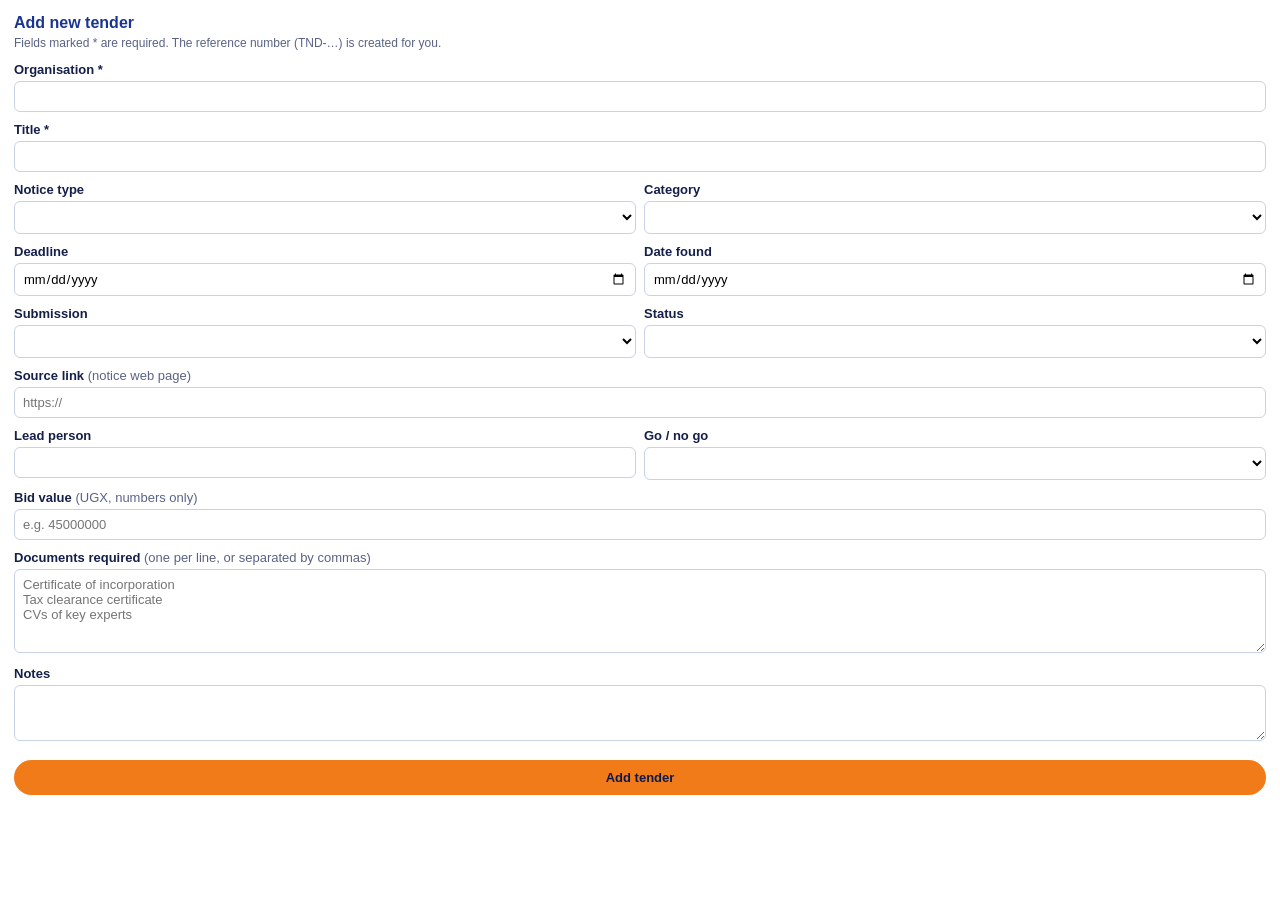
<file: tenders/Sidebar.html>
<!DOCTYPE html>
<html>
<head>
<base target="_top">
<style>
  * { box-sizing: border-box; }
  body { font-family: Arial, sans-serif; font-size: 13px; color: #2c3557; margin: 0; padding: 14px; }
  h2 { font-size: 16px; color: #193591; margin: 0 0 4px; }
  p.hint { color: #5a6385; margin: 0 0 12px; font-size: 12px; }
  label { display: block; font-weight: bold; margin: 10px 0 4px; color: #15204a; }
  label .opt { font-weight: normal; color: #5a6385; }
  input, select, textarea { width: 100%; font: inherit; padding: 7px 8px; border: 1px solid #c7d2e6; border-radius: 6px; background: #fff; }
  input:focus, select:focus, textarea:focus { outline: 2px solid #F17B19; outline-offset: 0; border-color: #193591; }
  textarea { min-height: 84px; resize: vertical; }
  .row { display: flex; gap: 8px; }
  .row > div { flex: 1; min-width: 0; }
  button { margin-top: 16px; width: 100%; padding: 10px; font: inherit; font-weight: bold; color: #0c1a4f; background: #F17B19; border: 0; border-radius: 999px; cursor: pointer; }
  button[disabled] { background: #c9cfdc; cursor: wait; }
  .msg { margin-top: 12px; padding: 10px; border-radius: 6px; display: none; }
  .msg.ok { display: block; background: #e6f4ea; color: #1e5631; }
  .msg.err { display: block; background: #fde2df; color: #8a1f12; }
</style>
</head>
<body>
  <h2>Add new tender</h2>
  <p class="hint">Fields marked * are required. The reference number (TND-…) is created for you.</p>
  <form id="f" autocomplete="off">
    <label for="organisation">Organisation *</label>
    <input id="organisation" name="organisation" required>

    <label for="title">Title *</label>
    <input id="title" name="title" required>

    <div class="row">
      <div>
        <label for="notice_type">Notice type</label>
        <select id="notice_type" name="notice_type"><option value=""></option><? lists.notice_type.forEach(function (x) { ?><option><?= x ?></option><? }); ?></select>
      </div>
      <div>
        <label for="category">Category</label>
        <select id="category" name="category"><option value=""></option><? lists.category.forEach(function (x) { ?><option><?= x ?></option><? }); ?></select>
      </div>
    </div>

    <div class="row">
      <div>
        <label for="deadline">Deadline</label>
        <input id="deadline" name="deadline" type="date">
      </div>
      <div>
        <label for="date_found">Date found</label>
        <input id="date_found" name="date_found" type="date" value="<?= today ?>">
      </div>
    </div>

    <div class="row">
      <div>
        <label for="submission_method">Submission</label>
        <select id="submission_method" name="submission_method"><option value=""></option><? lists.submission_method.forEach(function (x) { ?><option><?= x ?></option><? }); ?></select>
      </div>
      <div>
        <label for="status">Status</label>
        <select id="status" name="status"><? lists.status.forEach(function (x) { ?><option<?= x === 'Watching' ? ' selected' : '' ?>><?= x ?></option><? }); ?></select>
      </div>
    </div>

    <label for="source_link">Source link <span class="opt">(notice web page)</span></label>
    <input id="source_link" name="source_link" type="url" placeholder="https://">

    <div class="row">
      <div>
        <label for="lead_person">Lead person</label>
        <input id="lead_person" name="lead_person">
      </div>
      <div>
        <label for="go_no_go">Go / no go</label>
        <select id="go_no_go" name="go_no_go"><? lists.go_no_go.forEach(function (x) { ?><option<?= x === 'Undecided' ? ' selected' : '' ?>><?= x ?></option><? }); ?></select>
      </div>
    </div>

    <label for="bid_value_ugx">Bid value <span class="opt">(UGX, numbers only)</span></label>
    <input id="bid_value_ugx" name="bid_value_ugx" inputmode="numeric" placeholder="e.g. 45000000">

    <label for="documents_required">Documents required <span class="opt">(one per line, or separated by commas)</span></label>
    <textarea id="documents_required" name="documents_required" placeholder="Certificate of incorporation&#10;Tax clearance certificate&#10;CVs of key experts"></textarea>

    <label for="notes">Notes</label>
    <textarea id="notes" name="notes" style="min-height:56px"></textarea>

    <button id="save" type="submit">Add tender</button>
    <div id="msg" class="msg" role="status" aria-live="polite"></div>
  </form>

<script>
  var form = document.getElementById('f');
  var btn = document.getElementById('save');
  var msg = document.getElementById('msg');
  function show(text, ok) { msg.textContent = text; msg.className = 'msg ' + (ok ? 'ok' : 'err'); }
  form.addEventListener('submit', function (e) {
    e.preventDefault();
    if (!form.organisation.value.trim() || !form.title.value.trim()) { show('Please fill in the organisation and the title.', false); return; }
    var data = {};
    Array.prototype.forEach.call(form.elements, function (el) { if (el.name) data[el.name] = el.value; });
    btn.disabled = true; btn.textContent = 'Saving…';
    google.script.run
      .withSuccessHandler(function (id) {
        show('Added as ' + id + '. You can add another, or close this panel.', true);
        var keep = form.date_found.value;
        form.reset();
        form.date_found.value = keep;
        btn.disabled = false; btn.textContent = 'Add tender';
        form.organisation.focus();
      })
      .withFailureHandler(function (err) {
        show(err && err.message ? err.message : String(err), false);
        btn.disabled = false; btn.textContent = 'Add tender';
      })
      .addTender(data);
  });
</script>
</body>
</html>
</file>
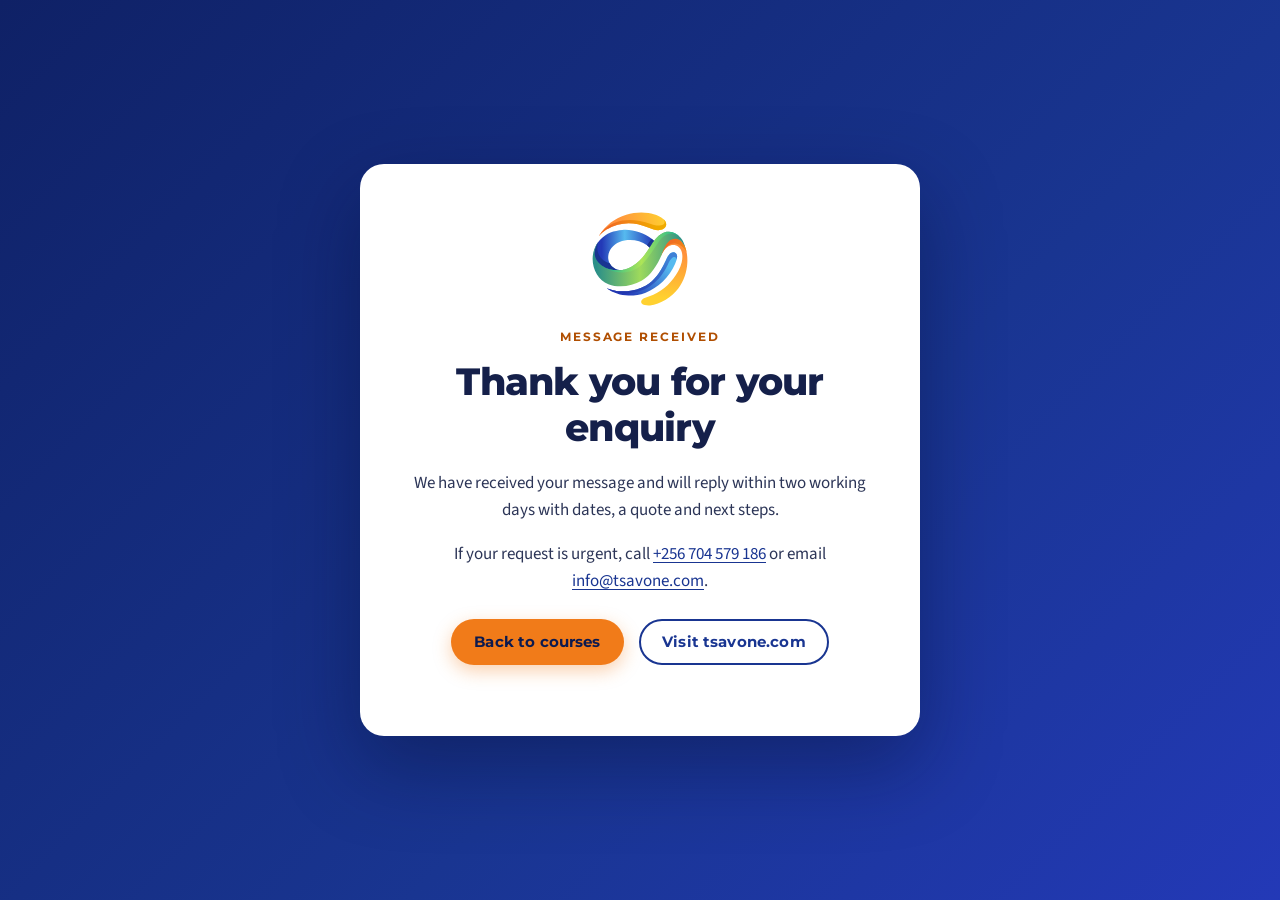
<file: training/thank-you.html>
<!doctype html>
<html lang="en-GB">
<head>
<meta charset="utf-8">
<meta name="viewport" content="width=device-width, initial-scale=1">
<title>Thank you | Tsavone Training</title>
<meta name="robots" content="noindex">
<meta name="theme-color" content="#193591">
<link rel="icon" href="assets/tsavone-icon.svg" type="image/svg+xml">
<link rel="icon" href="assets/favicon-32.png" sizes="32x32" type="image/png">
<link rel="preconnect" href="https://fonts.googleapis.com">
<link rel="preconnect" href="https://fonts.gstatic.com" crossorigin>
<link rel="stylesheet" href="https://fonts.googleapis.com/css2?family=Montserrat:wght@700;800&family=Source+Sans+3:wght@400;600&display=swap">
<link rel="stylesheet" href="css/styles.css">
</head>
<body>
<main class="thanks">
  <div class="thanks-card">
    <img class="icon" src="assets/tsavone-icon.svg" alt="" width="96" height="94">
    <p class="eyebrow">Message received</p>
    <h1 style="font-size:clamp(1.8rem,5vw,2.4rem)">Thank you for your enquiry</h1>
    <p>We have received your message and will reply within two working days with dates, a quote and next steps.</p>
    <p>If your request is urgent, call <a href="tel:+256704579186">+256 704 579 186</a> or email <a href="mailto:info@tsavone.com">info@tsavone.com</a>.</p>
    <p>
      <a class="btn btn-accent" href="./#courses">Back to courses</a>
      <a class="btn btn-outline" href="https://www.tsavone.com">Visit tsavone.com</a>
    </p>
  </div>
</main>
</body>
</html>
</file>
<file: training/css/styles.css>
/* Tsavone Consulting – Training site
   Colours: navy #193591, orange #F17B19 (dark orange #B04E00 for text), light blue #EFFCFF */

:root {
  --navy: #193591;
  --navy-deep: #0f2166;
  --navy-ink: #0c1a4f;
  --orange: #F17B19;
  --orange-dark: #B04E00;
  --sky: #EFFCFF;
  --sky-2: #dff4fb;
  --ink: #15204a;
  --text: #2c3557;
  --muted: #5a6385;
  --line: #dbe3f0;
  --white: #fff;
  --radius: 18px;
  --radius-sm: 12px;
  --shadow: 0 1px 2px rgba(15, 33, 102, .06), 0 8px 24px rgba(15, 33, 102, .08);
  --shadow-lg: 0 2px 4px rgba(15, 33, 102, .06), 0 20px 48px rgba(15, 33, 102, .16);
  --head: "Montserrat", "Segoe UI", Arial, sans-serif;
  --body: "Source Sans 3", "Segoe UI", Arial, sans-serif;
  --wrap: 1180px;
  --header-h: 72px;
}

*, *::before, *::after { box-sizing: border-box; }
[hidden] { display: none !important; }
html { scroll-behavior: smooth; scroll-padding-top: calc(var(--header-h) + 12px); -webkit-text-size-adjust: 100%; }
@media (prefers-reduced-motion: reduce) {
  html { scroll-behavior: auto; }
  *, *::before, *::after { animation: none !important; transition: none !important; }
}
body {
  margin: 0; font-family: var(--body); font-size: 1.0625rem; line-height: 1.6;
  color: var(--text); background: var(--white); -webkit-font-smoothing: antialiased;
}
img, svg { max-width: 100%; }
h1, h2, h3 { font-family: var(--head); color: var(--ink); line-height: 1.2; margin: 0 0 .5em; letter-spacing: -.01em; }
h1 { font-size: clamp(2.2rem, 5.6vw, 4rem); font-weight: 800; letter-spacing: -.02em; }
h2 { font-size: clamp(1.75rem, 3.6vw, 2.6rem); font-weight: 800; }
h3 { font-size: 1.15rem; font-weight: 700; }
p { margin: 0 0 1em; }
a { color: var(--navy); text-underline-offset: 3px; }
a:hover { color: var(--orange-dark); }
:focus-visible { outline: 3px solid var(--orange); outline-offset: 3px; border-radius: 6px; }

.wrap { width: 100%; max-width: var(--wrap); margin: 0 auto; padding: 0 20px; }
.sr-only { position: absolute !important; width: 1px; height: 1px; padding: 0; margin: -1px; overflow: hidden; clip: rect(0 0 0 0); white-space: nowrap; border: 0; }
.skip-link { position: absolute; left: 12px; top: -60px; z-index: 100; background: var(--navy); color: #fff; padding: 10px 16px; border-radius: 10px; font-weight: 700; }
.skip-link:focus { top: 12px; color: #fff; }

/* Buttons */
.btn {
  display: inline-flex; align-items: center; justify-content: center; gap: .5em;
  font-family: var(--head); font-weight: 700; font-size: .95rem; letter-spacing: .01em;
  padding: .8em 1.4em; border-radius: 999px; border: 2px solid transparent;
  text-decoration: none; cursor: pointer; line-height: 1.2;
  transition: transform .15s ease, box-shadow .15s ease, background-color .15s ease, color .15s ease;
}
.btn:hover { transform: translateY(-1px); }
.btn:active { transform: translateY(0); }
.btn-sm { padding: .55em 1.1em; font-size: .88rem; }
.btn-lg { padding: 1em 1.7em; font-size: 1rem; }
.btn-block { width: 100%; }
.btn-accent { background: var(--orange); color: var(--navy-ink); box-shadow: 0 6px 18px rgba(241, 123, 25, .35); }
.btn-accent:hover { background: #ff8d2e; color: var(--navy-ink); }
.btn-ghost { background: rgba(255, 255, 255, .08); color: #fff; border-color: rgba(255, 255, 255, .55); }
.btn-ghost:hover { background: #fff; color: var(--navy); }
.btn-outline { background: #fff; color: var(--navy); border-color: var(--navy); }
.btn-outline:hover { background: var(--navy); color: #fff; }
.btn[disabled], .btn[aria-disabled="true"] { background: #c9cfdc; color: #4b5374; box-shadow: none; cursor: not-allowed; transform: none; }
.link-btn { background: none; border: 0; padding: 4px 2px; font: inherit; font-weight: 600; color: var(--orange-dark); text-decoration: underline; text-underline-offset: 3px; cursor: pointer; }

/* Header */
.site-header {
  position: sticky; top: 0; z-index: 50; height: var(--header-h);
  background: rgba(255, 255, 255, .94); backdrop-filter: saturate(160%) blur(10px); -webkit-backdrop-filter: saturate(160%) blur(10px);
  border-bottom: 1px solid transparent; transition: border-color .2s, box-shadow .2s;
}
.site-header.scrolled { border-color: var(--line); box-shadow: 0 4px 20px rgba(15, 33, 102, .06); }
.header-inner { height: 100%; display: flex; align-items: center; justify-content: space-between; gap: 16px; }
.brand { display: flex; align-items: center; gap: 12px; text-decoration: none; }
.brand img { height: 40px; width: auto; display: block; }
.brand-tag {
  font-family: var(--head); font-weight: 700; font-size: .72rem; text-transform: uppercase; letter-spacing: .14em;
  color: var(--orange-dark); border-left: 2px solid var(--line); padding-left: 12px;
}
.site-nav ul { list-style: none; margin: 0; padding: 0; display: flex; align-items: center; gap: 6px; }
.site-nav a:not(.btn) {
  display: block; padding: 8px 12px; border-radius: 10px; text-decoration: none;
  font-family: var(--head); font-weight: 600; font-size: .92rem; color: var(--ink);
}
.site-nav a:not(.btn):hover, .site-nav a.active { color: var(--orange-dark); background: var(--sky); }
.nav-toggle { display: none; width: 46px; height: 46px; border: 0; background: var(--sky); border-radius: 12px; cursor: pointer; position: relative; }
.nav-toggle-bars, .nav-toggle-bars::before, .nav-toggle-bars::after {
  position: absolute; left: 50%; width: 22px; height: 2.5px; margin-left: -11px; background: var(--navy); border-radius: 2px; content: ""; transition: transform .2s, opacity .2s;
}
.nav-toggle-bars { top: 50%; margin-top: -1px; }
.nav-toggle-bars::before { top: -7px; }
.nav-toggle-bars::after { top: 7px; }
.nav-toggle[aria-expanded="true"] .nav-toggle-bars { background: transparent; }
.nav-toggle[aria-expanded="true"] .nav-toggle-bars::before { transform: translateY(7px) rotate(45deg); }
.nav-toggle[aria-expanded="true"] .nav-toggle-bars::after { transform: translateY(-7px) rotate(-45deg); }

@media (max-width: 880px) {
  .nav-toggle { display: block; }
  .site-nav {
    position: absolute; top: var(--header-h); left: 0; right: 0; background: #fff;
    border-bottom: 1px solid var(--line); box-shadow: 0 16px 30px rgba(15, 33, 102, .12);
    display: none; padding: 8px 20px 20px;
  }
  .site-nav.open { display: block; }
  .site-nav ul { flex-direction: column; align-items: stretch; gap: 2px; }
  .site-nav a:not(.btn) { padding: 14px 12px; font-size: 1rem; }
  .site-nav .btn { margin-top: 10px; width: 100%; padding: 14px; }
  .brand img { height: 34px; }
}

/* Hero */
.hero {
  position: relative; overflow: hidden; color: #fff;
  background:
    radial-gradient(900px 500px at 85% 20%, rgba(86, 186, 239, .35), transparent 60%),
    radial-gradient(700px 500px at 100% 100%, rgba(241, 123, 25, .28), transparent 60%),
    radial-gradient(600px 400px at 0% 100%, rgba(29, 183, 145, .22), transparent 60%),
    linear-gradient(135deg, #0f2166 0%, #193591 55%, #2339b7 100%);
}
.hero-bg { position: absolute; inset: 0; pointer-events: none; }
.hero-swirl {
  position: absolute; right: -6%; top: 50%; width: min(620px, 58vw); height: auto; transform: translateY(-50%) rotate(-8deg);
  filter: drop-shadow(0 30px 60px rgba(5, 12, 50, .45)); opacity: .95;
  animation: swirl-in 1.1s cubic-bezier(.2, .8, .2, 1) both, float 9s ease-in-out 1.1s infinite;
}
@keyframes swirl-in { from { opacity: 0; transform: translateY(-46%) rotate(-30deg) scale(.9); } }
@keyframes float { 50% { transform: translateY(-52%) rotate(-4deg); } }
.hero-inner { position: relative; padding: clamp(64px, 11vw, 132px) 20px clamp(56px, 8vw, 96px); }
.hero h1 { color: #fff; max-width: 13ch; text-wrap: balance; }
.hero-lede { font-size: clamp(1.15rem, 2.2vw, 1.4rem); max-width: 34ch; color: #e3e9ff; margin-bottom: 1.8em; }
.hero-actions { display: flex; flex-wrap: wrap; gap: 14px; margin-bottom: 52px; }
.eyebrow {
  font-family: var(--head); font-weight: 700; font-size: .78rem; letter-spacing: .16em; text-transform: uppercase;
  color: var(--orange-dark); margin-bottom: .9em;
}
.eyebrow-light { color: #ffb576; }
.hero-stats {
  display: grid; grid-template-columns: repeat(4, auto); gap: 14px; justify-content: start; margin: 0;
}
.hero-stats div {
  background: rgba(255, 255, 255, .09); border: 1px solid rgba(255, 255, 255, .18); border-radius: 16px;
  padding: 14px 20px; backdrop-filter: blur(6px); -webkit-backdrop-filter: blur(6px);
}
.hero-stats dt { font-size: .82rem; color: #cfd9ff; order: 2; }
.hero-stats dd { margin: 0; font-family: var(--head); font-weight: 800; font-size: 1.7rem; color: #fff; line-height: 1.1; }
.hero-stats div { display: flex; flex-direction: column-reverse; justify-content: flex-end; }
.hero-stats .stat-text { font-size: 1.25rem; padding-top: .2em; }
@media (max-width: 760px) {
  .hero-swirl { width: 92vw; right: -38%; top: 22%; opacity: .32; }
  .hero-stats { grid-template-columns: 1fr 1fr; }
  .hero-stats dd { font-size: 1.35rem; }
  .hero-stats .stat-text { font-size: 1.05rem; }
  .hero-actions .btn { flex: 1 1 100%; }
}

/* Sections */
.section { padding: clamp(64px, 9vw, 112px) 0; }
.section-head { max-width: 720px; margin-bottom: 40px; }
.section-lede { font-size: 1.15rem; color: var(--muted); }
.catalogue-link a { display: inline-flex; align-items: center; gap: 8px; font-weight: 700; color: var(--orange-dark); }
.catalogue-link a::before { content: ""; width: 18px; height: 18px; flex: none; background: currentColor; -webkit-mask: url("data:image/svg+xml,%3Csvg xmlns='http://www.w3.org/2000/svg' viewBox='0 0 24 24' fill='none' stroke='black' stroke-width='2.4' stroke-linecap='round' stroke-linejoin='round'%3E%3Cpath d='M12 3v12M7 10l5 5 5-5M5 21h14'/%3E%3C/svg%3E") center / contain no-repeat; mask: url("data:image/svg+xml,%3Csvg xmlns='http://www.w3.org/2000/svg' viewBox='0 0 24 24' fill='none' stroke='black' stroke-width='2.4' stroke-linecap='round' stroke-linejoin='round'%3E%3Cpath d='M12 3v12M7 10l5 5 5-5M5 21h14'/%3E%3C/svg%3E") center / contain no-repeat; }

/* Courses */
.section-courses { background: linear-gradient(180deg, var(--sky) 0%, #fff 380px); }
.filters {
  background: #fff; border: 1px solid var(--line); border-radius: var(--radius); padding: 20px; box-shadow: var(--shadow);
  display: grid; gap: 18px; margin-bottom: 22px;
}
.search-box { position: relative; }
.search-icon { position: absolute; left: 16px; top: 50%; width: 20px; height: 20px; transform: translateY(-50%); fill: none; stroke: var(--muted); stroke-width: 2; stroke-linecap: round; }
.search-box input {
  width: 100%; font: inherit; font-size: 1.05rem; padding: 14px 16px 14px 48px; border-radius: 14px;
  border: 2px solid var(--line); background: var(--sky); color: var(--ink); transition: border-color .15s, background .15s;
}
.search-box input:focus { outline: none; border-color: var(--navy); background: #fff; }
.filter-group { display: grid; grid-template-columns: 76px 1fr; gap: 10px; align-items: start; }
.filter-label { margin: 8px 0 0; font-family: var(--head); font-weight: 700; font-size: .8rem; text-transform: uppercase; letter-spacing: .1em; color: var(--muted); }
.chips { display: flex; flex-wrap: wrap; gap: 8px; }
.chip {
  --c: var(--navy);
  display: inline-flex; align-items: center; gap: 8px; font: inherit; font-size: .93rem; font-weight: 600;
  padding: 7px 14px; border-radius: 999px; border: 1.5px solid var(--line); background: #fff; color: var(--ink);
  cursor: pointer; transition: background .15s, border-color .15s, color .15s;
}
.chip:hover { border-color: var(--c); }
.chip .dot { width: 10px; height: 10px; border-radius: 50%; background: var(--c); flex: none; }
.chip .count { font-size: .8rem; font-weight: 700; color: var(--muted); }
.chip[aria-pressed="true"] { background: var(--c); border-color: var(--c); color: var(--chip-ink, #fff); }
.chip[aria-pressed="true"] .count { color: inherit; opacity: .85; }
.chip[aria-pressed="true"] .dot { background: currentColor; }
@media (max-width: 640px) {
  .filter-group { grid-template-columns: 1fr; gap: 6px; }
  .filter-label { margin: 0; }
  .chips.scroll-x { flex-wrap: nowrap; overflow-x: auto; margin: 0 -20px; padding: 2px 20px 6px; scrollbar-width: none; }
  .chips.scroll-x::-webkit-scrollbar { display: none; }
  .chip { white-space: nowrap; }
}

.results-bar { display: flex; flex-wrap: wrap; align-items: center; gap: 8px 16px; margin-bottom: 18px; }
.results-bar p { margin: 0; font-weight: 600; color: var(--ink); }
.data-note { font-size: .9rem; font-weight: 600; color: var(--orange-dark) !important; background: #fff3e6; padding: 3px 12px; border-radius: 999px; }

.course-grid { display: grid; grid-template-columns: repeat(auto-fill, minmax(290px, 1fr)); gap: 20px; }
.course-card {
  --c: var(--navy);
  position: relative; display: flex; flex-direction: column; text-align: left; width: 100%;
  font: inherit; color: inherit; background: #fff; border: 1px solid var(--line); border-radius: var(--radius);
  padding: 0; overflow: hidden; cursor: pointer; box-shadow: var(--shadow);
  transition: transform .18s ease, box-shadow .18s ease, border-color .18s;
}
.course-card:hover { transform: translateY(-3px); box-shadow: var(--shadow-lg); border-color: color-mix(in srgb, var(--c) 40%, var(--line)); }
.card-band { height: 8px; background: var(--c); }
.card-body { padding: 20px 22px 18px; display: flex; flex-direction: column; flex: 1; }
.card-top { display: flex; align-items: center; gap: 8px; flex-wrap: wrap; margin-bottom: 12px; }
.code-chip {
  font-family: var(--head); font-weight: 800; font-size: .78rem; letter-spacing: .04em;
  background: var(--c); color: var(--chip-ink, #fff); padding: 4px 10px; border-radius: 8px;
}
.track-name { font-size: .86rem; font-weight: 600; color: var(--muted); line-height: 1.3; }
.badge { font-family: var(--head); font-size: .7rem; font-weight: 800; letter-spacing: .08em; text-transform: uppercase; padding: 4px 9px; border-radius: 999px; }
.badge-new { background: var(--orange); color: var(--navy-ink); }
.badge-full { background: #2c3557; color: #fff; }
.course-card h3 { font-size: 1.08rem; margin-bottom: 14px; }
.card-meta { display: flex; flex-wrap: wrap; gap: 6px; margin: 0 0 16px; padding: 0; list-style: none; }
.card-meta li { font-size: .84rem; font-weight: 600; background: var(--sky); color: var(--ink); padding: 3px 10px; border-radius: 8px; }
.card-meta li.days { background: color-mix(in srgb, var(--c) 12%, #fff); }
.card-foot { margin-top: auto; display: flex; align-items: flex-end; justify-content: space-between; gap: 10px; border-top: 1px dashed var(--line); padding-top: 14px; }
.card-fee { font-family: var(--head); font-weight: 800; color: var(--ink); font-size: 1.02rem; line-height: 1.2; }
.card-fee small { display: block; font-family: var(--body); font-weight: 600; font-size: .82rem; color: var(--muted); }
.card-more { font-family: var(--head); font-weight: 700; font-size: .85rem; color: var(--orange-dark); white-space: nowrap; }
.course-card.is-full { opacity: .82; }
.course-card.is-full .card-band { background: repeating-linear-gradient(45deg, var(--c) 0 10px, color-mix(in srgb, var(--c) 55%, #fff) 10px 20px); }
.card-skeleton { height: 250px; border-radius: var(--radius); background: linear-gradient(90deg, #eef3fa 0%, #f8fbff 50%, #eef3fa 100%); background-size: 200% 100%; animation: shimmer 1.3s infinite linear; }
@keyframes shimmer { to { background-position: -200% 0; } }
.empty-state { text-align: center; padding: 40px 20px; background: #fff; border: 1px dashed var(--line); border-radius: var(--radius); }

/* Dialog */
.course-dialog {
  --c: var(--navy);
  width: min(760px, calc(100% - 24px)); max-height: calc(100dvh - 32px); padding: 0; border: 0; border-radius: 22px;
  box-shadow: 0 30px 80px rgba(5, 12, 50, .35); color: var(--text); overflow: auto; overscroll-behavior: contain;
}
.course-dialog::backdrop { background: rgba(9, 18, 60, .55); backdrop-filter: blur(3px); -webkit-backdrop-filter: blur(3px); }
.course-dialog[open] { animation: dlg-in .22s ease-out; }
@keyframes dlg-in { from { opacity: 0; transform: translateY(16px) scale(.98); } }
.dlg-band { height: 10px; background: var(--c); position: sticky; top: 0; z-index: 1; }
.dlg-close-form { position: sticky; top: 10px; z-index: 2; height: 0; display: flex; justify-content: flex-end; padding-right: 12px; }
.dlg-close { width: 44px; height: 44px; border-radius: 50%; border: 1px solid var(--line); background: #fff; cursor: pointer; display: grid; place-items: center; box-shadow: var(--shadow); }
.dlg-close svg { width: 20px; height: 20px; stroke: var(--ink); stroke-width: 2.4; stroke-linecap: round; fill: none; }
.dlg-body { padding: 26px clamp(20px, 4vw, 40px) 32px; }
.dlg-meta { display: flex; align-items: center; gap: 10px; flex-wrap: wrap; padding-right: 52px; color: var(--muted); font-weight: 600; font-size: .92rem; }
.dlg-body h2 { font-size: clamp(1.4rem, 3vw, 1.9rem); margin-top: 6px; }
.dlg-body h3 { font-size: 1rem; margin: 22px 0 8px; color: var(--c); }
.dlg-status { display: inline-block; margin: 0 0 6px; }
.dlg-facts { list-style: none; padding: 0; margin: 14px 0 6px; display: flex; flex-wrap: wrap; gap: 10px; }
.dlg-facts li { background: var(--sky); border-radius: 12px; padding: 8px 14px; display: flex; flex-direction: column; }
.fact-label { font-size: .75rem; text-transform: uppercase; letter-spacing: .08em; font-weight: 700; color: var(--muted); }
.dlg-facts li span:last-child { font-weight: 700; color: var(--ink); }
.topic-list { margin: 0; padding: 0; list-style: none; display: grid; gap: 8px; }
.topic-list li { position: relative; padding-left: 26px; }
.topic-list li::before { content: ""; position: absolute; left: 4px; top: .55em; width: 10px; height: 10px; border-radius: 3px; background: var(--c); transform: rotate(45deg); }
.dlg-fee { margin-top: 26px; padding: 20px; border-radius: 16px; background: linear-gradient(135deg, var(--sky), #fff); border: 1px solid var(--line); display: grid; gap: 16px; }
.dlg-fee .fact-label { margin: 0 0 4px; }
.fee-big { font-family: var(--head); font-weight: 800; font-size: 1.5rem; color: var(--ink); margin: 0 0 6px; }
.fee-alt { font-size: 1rem; color: var(--muted); font-weight: 700; }
.fee-note { font-size: .9rem; color: var(--muted); margin: 0; }
.dlg-actions { display: flex; flex-wrap: wrap; gap: 10px; }
@media (min-width: 640px) { .dlg-fee { grid-template-columns: 1fr auto; align-items: center; } .dlg-actions { flex-direction: column; } }
body.dialog-open { overflow: hidden; }

/* Deliver */
.section-deliver { background: #fff; }
.format-grid { display: grid; grid-template-columns: repeat(auto-fit, minmax(200px, 1fr)); gap: 18px; margin-bottom: 40px; }
.format-card {
  position: relative; background: #fff; border: 1px solid var(--line); border-radius: var(--radius); padding: 24px 22px;
  box-shadow: var(--shadow); overflow: hidden; display: flex; flex-direction: column;
}
.format-card::before { content: ""; position: absolute; inset: 0 0 auto 0; height: 5px; background: var(--c); }
.format-icon { width: 44px; height: 44px; padding: 9px; border-radius: 12px; background: color-mix(in srgb, var(--c) 12%, #fff); fill: none; stroke: var(--c); stroke-width: 2; stroke-linecap: round; stroke-linejoin: round; margin-bottom: 14px; }
.format-card p { font-size: .98rem; }
.format-size { margin: auto 0 0; font-family: var(--head); font-weight: 700; font-size: .85rem; color: var(--c); }
.deliver-split { display: grid; grid-template-columns: 1fr 1.5fr; gap: 24px; }
@media (max-width: 860px) { .deliver-split { grid-template-columns: 1fr; } }
.receive-card {
  background: linear-gradient(160deg, var(--navy) 0%, #2339b7 100%); color: #e3e9ff; border-radius: var(--radius); padding: 30px;
  position: relative; overflow: hidden;
}
.receive-card::after { content: ""; position: absolute; width: 220px; height: 220px; border-radius: 50%; right: -70px; bottom: -70px; background: radial-gradient(circle, rgba(241, 123, 25, .5), transparent 70%); }
.receive-card h3 { color: #fff; font-size: 1.3rem; }
.tick-list { list-style: none; margin: 0; padding: 0; display: grid; gap: 14px; position: relative; z-index: 1; }
.tick-list li { padding-left: 36px; position: relative; }
.tick-list li::before {
  content: ""; position: absolute; left: 0; top: 2px; width: 24px; height: 24px; border-radius: 50%; background: var(--orange);
}
.tick-list li::after { content: ""; position: absolute; left: 8px; top: 7px; width: 6px; height: 11px; border: solid var(--navy-ink); border-width: 0 2.5px 2.5px 0; transform: rotate(45deg); }
.tick-list strong { color: #fff; }
.steps-card { background: var(--sky); border-radius: var(--radius); padding: 30px; }
.steps-card h3 { font-size: 1.3rem; }
.steps { list-style: none; margin: 0; padding: 0; display: grid; grid-template-columns: repeat(2, 1fr); gap: 18px 22px; counter-reset: s; }
@media (max-width: 560px) { .steps { grid-template-columns: 1fr; } }
.steps li { display: flex; gap: 14px; }
.step-n { flex: none; width: 36px; height: 36px; border-radius: 12px; display: grid; place-items: center; font-family: var(--head); font-weight: 800; color: #fff; background: var(--navy); }
.steps li:nth-child(2) .step-n { background: var(--orange-dark); }
.steps li:nth-child(3) .step-n { background: #2B7A3A; }
.steps li:nth-child(4) .step-n { background: #0B7373; }
.steps li:nth-child(5) .step-n { background: #9B2F5E; }
.steps li:nth-child(6) .step-n { background: #5B3FA0; }
.steps strong { font-family: var(--head); color: var(--ink); }
.steps p { margin: 2px 0 0; font-size: .95rem; color: var(--muted); }

/* Fees */
.section-fees { background: linear-gradient(180deg, #fff 0%, var(--sky) 100%); }
.fees-layout { display: grid; grid-template-columns: 1.4fr 1fr; gap: 24px; margin-bottom: 36px; }
@media (max-width: 900px) { .fees-layout { grid-template-columns: 1fr; } }
.fee-table-card, .discounts { background: #fff; border: 1px solid var(--line); border-radius: var(--radius); box-shadow: var(--shadow); padding: 8px; }
.fee-table { width: 100%; border-collapse: collapse; font-variant-numeric: tabular-nums; }
.fee-table th, .fee-table td { text-align: left; padding: 14px 18px; }
.fee-table thead th { font-family: var(--head); font-size: .78rem; text-transform: uppercase; letter-spacing: .08em; color: var(--muted); border-bottom: 2px solid var(--line); }
.fee-table tbody th { font-family: var(--head); font-weight: 700; color: var(--ink); }
.fee-table tbody td { font-weight: 700; color: var(--ink); font-size: 1.08rem; }
.fee-table tbody tr + tr { border-top: 1px solid var(--line); }
.fee-table tbody tr:hover { background: var(--sky); }
.fee-extra { display: grid; grid-template-columns: 1fr 1fr; gap: 8px; margin-top: 8px; }
@media (max-width: 560px) { .fee-extra { grid-template-columns: 1fr; } .fee-table th, .fee-table td { padding: 12px 10px; } }
.fee-extra > div { background: var(--sky); border-radius: 12px; padding: 18px; }
.fee-extra h3 { font-size: 1rem; margin-bottom: 6px; }
.fee-extra p { margin: 0; font-size: .97rem; }
.discounts { padding: 26px; }
.discount-list { list-style: none; margin: 0; padding: 0; display: grid; gap: 16px; }
.discount-list li { display: grid; grid-template-columns: 96px 1fr; gap: 14px; align-items: start; }
.disc-pill { font-family: var(--head); font-weight: 800; font-size: .85rem; background: #fff1e3; color: var(--orange-dark); border-radius: 10px; padding: 8px 6px; text-align: center; }

.estimator {
  display: grid; grid-template-columns: 1.5fr 1fr; gap: 0; border-radius: 24px; overflow: hidden;
  background: #fff; box-shadow: var(--shadow-lg); border: 1px solid var(--line);
}
@media (max-width: 900px) { .estimator { grid-template-columns: 1fr; } }
.est-head { grid-column: 1 / -1; padding: 28px 30px 0; }
.est-head h3 { font-size: 1.5rem; }
.est-head p { color: var(--muted); margin-bottom: 0; }
.est-form { padding: 24px 30px 30px; display: grid; grid-template-columns: 1fr 1fr; gap: 18px; }
@media (max-width: 560px) { .est-form { grid-template-columns: 1fr; padding: 20px; } .est-head { padding: 22px 20px 0; } }
.est-result {
  background: linear-gradient(160deg, var(--navy-deep) 0%, var(--navy) 60%, #2339b7 100%); color: #e3e9ff;
  padding: 30px; display: flex; flex-direction: column;
}
@media (min-width: 901px) { .est-result { grid-row: 1 / span 2; grid-column: 2; } .est-head { grid-column: 1; } }
.est-label { font-family: var(--head); font-size: .78rem; text-transform: uppercase; letter-spacing: .12em; color: #ffb576; margin: 0 0 4px; font-weight: 700; }
.est-total { font-family: var(--head); font-weight: 800; font-size: clamp(2rem, 4vw, 2.6rem); color: #fff; margin: 0; line-height: 1.1; font-variant-numeric: tabular-nums; }
.est-per { color: #cfd9ff; margin: 6px 0 16px; }
.est-lines { list-style: none; margin: 0 0 14px; padding: 14px 0 0; border-top: 1px solid rgba(255, 255, 255, .2); display: grid; gap: 6px; font-size: .95rem; font-variant-numeric: tabular-nums; }
.est-lines li { display: flex; justify-content: space-between; gap: 12px; }
.est-lines li.disc span:last-child { color: #9ff0c9; }
.est-hint { font-size: .9rem; background: rgba(255, 255, 255, .1); border-radius: 12px; padding: 10px 12px; }
.est-disclaimer { font-size: .85rem; color: #cfd9ff; margin-top: auto; }

/* Form fields */
.field { display: flex; flex-direction: column; gap: 6px; min-width: 0; }
.field-wide { grid-column: 1 / -1; }
.field label, .field legend { font-weight: 700; color: var(--ink); font-size: .95rem; }
.field input, .field select, .field textarea {
  font: inherit; color: var(--ink); background: #fff; border: 2px solid var(--line); border-radius: 12px; padding: 11px 14px; width: 100%;
  transition: border-color .15s, box-shadow .15s;
}
.field select { appearance: none; -webkit-appearance: none; background-image: url("data:image/svg+xml,%3Csvg xmlns='http://www.w3.org/2000/svg' viewBox='0 0 24 24' fill='none' stroke='%23193591' stroke-width='2.5' stroke-linecap='round'%3E%3Cpath d='m6 9 6 6 6-6'/%3E%3C/svg%3E"); background-repeat: no-repeat; background-position: right 12px center; background-size: 18px; padding-right: 40px; }
.field input:focus, .field select:focus, .field textarea:focus { outline: none; border-color: var(--navy); box-shadow: 0 0 0 4px rgba(25, 53, 145, .12); }
.field input:user-invalid, .field select:user-invalid { border-color: #c0392b; }
.seg { border: 0; padding: 0; margin: 0; }
.seg legend { padding: 0; margin-bottom: 6px; }
.seg-row { position: relative; display: flex; background: var(--sky); border: 2px solid var(--line); border-radius: 12px; padding: 3px; gap: 3px; }
.seg-row input { position: absolute; opacity: 0; width: 1px; height: 1px; }
.seg-row label { flex: 1; text-align: center; padding: 8px 6px; border-radius: 9px; cursor: pointer; font-weight: 600; font-size: .93rem; color: var(--muted); }
.seg-row input:checked + label { background: var(--navy); color: #fff; box-shadow: 0 2px 6px rgba(15, 33, 102, .25); }
.seg-row input:focus-visible + label { outline: 3px solid var(--orange); outline-offset: 1px; }
.req { color: var(--orange-dark); }

/* Book */
.section-book {
  background:
    radial-gradient(700px 400px at 0% 0%, rgba(86, 186, 239, .25), transparent 60%),
    radial-gradient(600px 500px at 100% 100%, rgba(241, 123, 25, .22), transparent 60%),
    linear-gradient(135deg, #0f2166 0%, #193591 100%);
  color: #e3e9ff;
}
.book-layout { display: grid; grid-template-columns: 1fr 1.35fr; gap: 40px; align-items: start; }
@media (max-width: 900px) { .book-layout { grid-template-columns: 1fr; } }
.book-intro h2 { color: #fff; }
.book-intro > p { font-size: 1.1rem; }
.book-points { list-style: none; padding: 0; margin: 0 0 24px; display: grid; gap: 10px; }
.book-points li { padding-left: 28px; position: relative; }
.book-points li::before { content: ""; position: absolute; left: 0; top: .5em; width: 12px; height: 12px; border-radius: 50%; background: var(--orange); box-shadow: 0 0 0 4px rgba(241, 123, 25, .25); }
.book-alt a { color: #ffd2a8; font-weight: 700; }
.book-alt a:hover { color: #fff; }
.book-form { background: #fff; color: var(--text); border-radius: 24px; padding: clamp(20px, 4vw, 34px); box-shadow: 0 30px 70px rgba(5, 12, 50, .35); }
.form-grid { display: grid; grid-template-columns: 1fr 1fr; gap: 16px; margin-bottom: 20px; }
@media (max-width: 560px) { .form-grid { grid-template-columns: 1fr; } }
.hp { position: absolute !important; left: -9999px; width: 1px; height: 1px; overflow: hidden; }
.form-error { background: #fdecea; color: #8a1f12; border-radius: 10px; padding: 10px 14px; font-weight: 600; }
.form-small { font-size: .88rem; color: var(--muted); margin: 12px 0 0; text-align: center; }
.flash { animation: flash 1.4s ease; }
@keyframes flash { 0%, 100% { box-shadow: none; } 30% { box-shadow: 0 0 0 5px rgba(241, 123, 25, .45); } }

/* Contact */
.section-contact { background: #fff; }
.contact-grid { display: grid; grid-template-columns: repeat(3, 1fr); gap: 18px; margin-bottom: 24px; }
@media (max-width: 760px) { .contact-grid { grid-template-columns: 1fr; } }
.contact-card {
  display: grid; grid-template-columns: 48px 1fr; grid-template-rows: auto auto; column-gap: 14px; align-items: center;
  text-decoration: none; background: var(--sky); border-radius: var(--radius); padding: 20px; border: 1px solid transparent; transition: border-color .15s, transform .15s;
}
.contact-card:hover { border-color: var(--navy); transform: translateY(-2px); }
.contact-card svg { grid-row: 1 / span 2; width: 48px; height: 48px; padding: 12px; border-radius: 14px; background: var(--navy); fill: none; stroke: #fff; stroke-width: 2; stroke-linecap: round; stroke-linejoin: round; }
.contact-label { font-size: .78rem; text-transform: uppercase; letter-spacing: .1em; font-weight: 700; color: var(--muted); }
.contact-value { font-family: var(--head); font-weight: 700; color: var(--ink); overflow-wrap: anywhere; }
.office-grid { display: grid; grid-template-columns: repeat(3, 1fr); gap: 18px; }
@media (max-width: 760px) { .office-grid { grid-template-columns: 1fr; } }
.office { border: 1px solid var(--line); border-radius: var(--radius); padding: 22px; border-top: 5px solid var(--orange); }
.office:nth-child(2) { border-top-color: #2B7A3A; }
.office:nth-child(3) { border-top-color: var(--navy); }
.office h3 { font-size: 1rem; margin-bottom: 6px; }
.office p { margin: 0; }

/* Footer */
.site-footer { background: var(--navy-ink); color: #c9d3f5; padding: 56px 0 24px; }
.footer-inner { display: grid; grid-template-columns: 1.4fr 1fr 1fr; gap: 32px; }
@media (max-width: 760px) { .footer-inner { grid-template-columns: 1fr; } }
.footer-logo { display: inline-block; background: #fff; border-radius: 14px; padding: 12px 16px; }
.footer-logo img { display: block; height: 40px; width: auto; }
.tagline { font-family: var(--head); font-weight: 700; color: #fff; margin-top: 14px; }
.footer-links, .footer-contact { list-style: none; padding: 0; margin: 0; }
.footer-links li { margin-bottom: 8px; }
.footer-contact p { margin: 0 0 8px; }
.site-footer a { color: #fff; text-decoration: none; }
.site-footer a:hover { color: #ffb576; text-decoration: underline; }
.footer-bottom { border-top: 1px solid rgba(255, 255, 255, .12); margin-top: 36px; padding-top: 20px; font-size: .9rem; }
.footer-bottom p { margin: 0; }

/* Thank-you page */
.thanks { min-height: 100vh; display: grid; place-items: center; padding: 40px 20px; background: linear-gradient(135deg, #0f2166, #193591 60%, #2339b7); }
.thanks-card { background: #fff; border-radius: 24px; padding: clamp(28px, 5vw, 48px); max-width: 560px; text-align: center; box-shadow: 0 30px 80px rgba(5, 12, 50, .4); }
.thanks-card img.icon { width: 96px; height: auto; margin-bottom: 12px; }
.thanks-card .btn { margin: 6px; }

@media print {
  .site-header, .hero-bg, .filters, .estimator, .book-form, .nav-toggle { display: none !important; }
  .hero, .section-book { background: none; color: #000; }
  .hero h1, .book-intro h2 { color: #000; }
}
</file>
